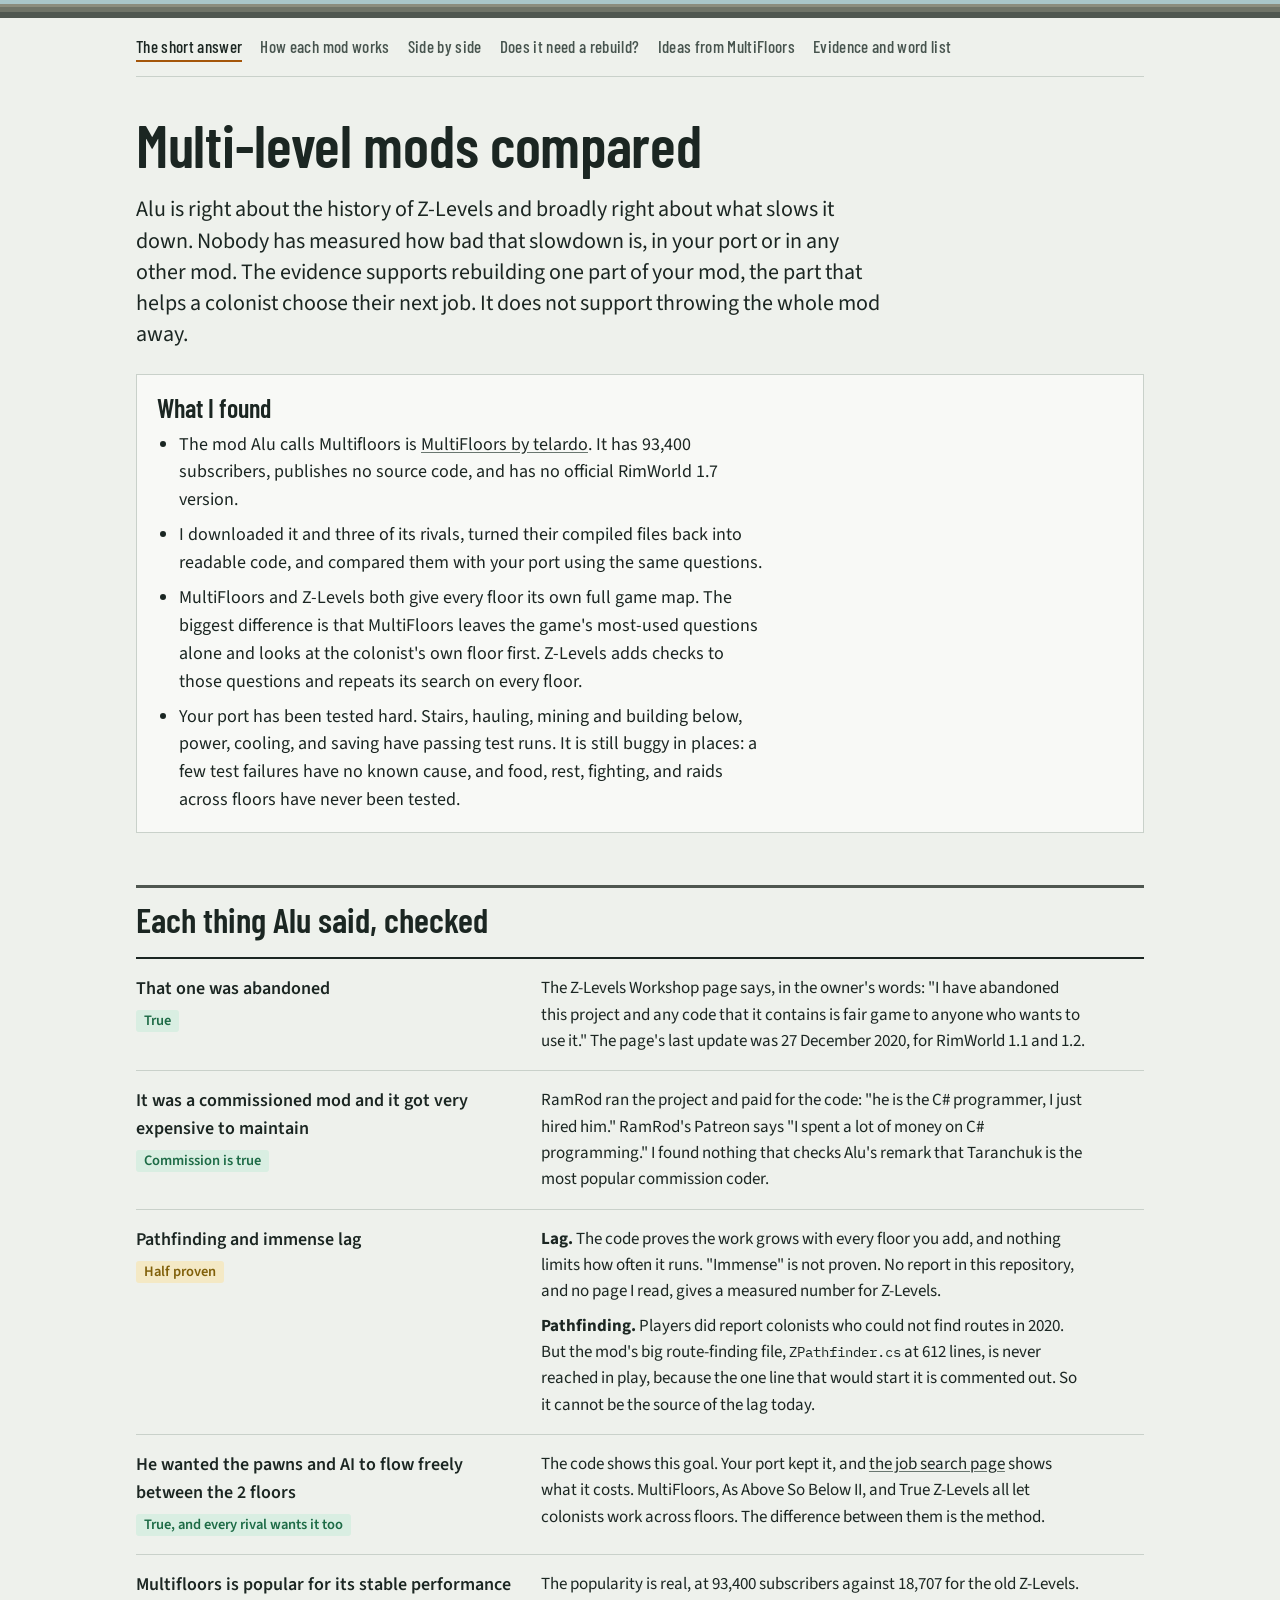
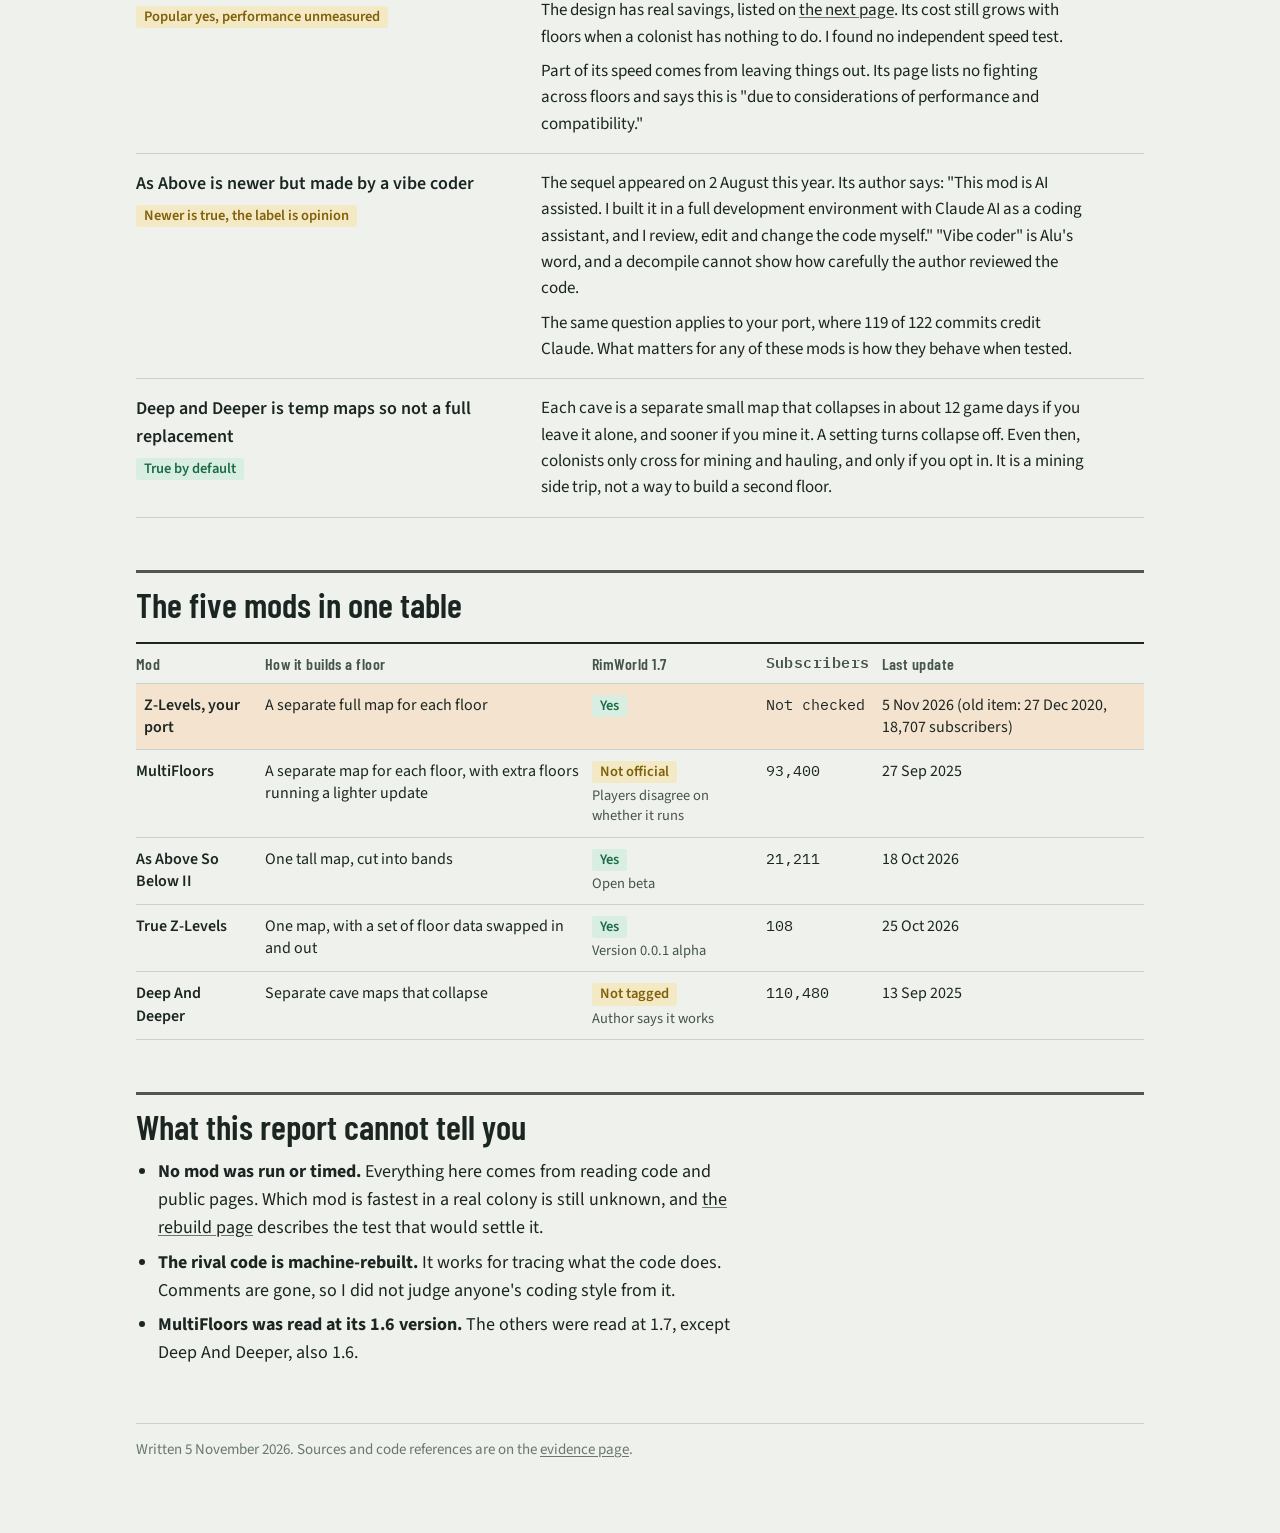
<file: docs/mod-comparison/index.html>
<!doctype html>
<html lang="en">
<head>
<meta charset="utf-8">
<meta name="viewport" content="width=device-width, initial-scale=1, viewport-fit=cover">
<title>Multi-level Mods Compared</title>
<link rel="preconnect" href="https://fonts.googleapis.com">
<link rel="stylesheet" href="https://fonts.googleapis.com/css2?family=Barlow+Condensed:wght@500;600&family=IBM+Plex+Mono:wght@400;500&family=Source+Sans+3:wght@400;600&display=swap">
<link rel="stylesheet" href="style.css">
</head>
<body>
<div class="strata" aria-hidden="true"><i></i><i></i><i></i><i></i></div>
<div class="wrap">
<nav class="top" aria-label="Report pages">
  <a href="index.html" aria-current="page">The short answer</a>
  <a href="how-they-work.html">How each mod works</a>
  <a href="side-by-side.html">Side by side</a>
  <a href="rebuild.html">Does it need a rebuild?</a>
  <a href="ideas.html">Ideas from MultiFloors</a>
  <a href="evidence.html">Evidence and word list</a>
</nav>

<h1>Multi-level mods compared</h1>
<p class="lede">Alu is right about the history of Z-Levels and broadly right about what slows it down. Nobody has measured how bad that slowdown is, in your port or in any other mod. The evidence supports rebuilding one part of your mod, the part that helps a colonist choose their next job. It does not support throwing the whole mod away.</p>

<div class="answer">
  <h2>What I found</h2>
  <ul>
    <li>The mod Alu calls Multifloors is <a href="https://steamcommunity.com/sharedfiles/filedetails/?id=3384660931">MultiFloors by telardo</a>. It has 93,400 subscribers, publishes no source code, and has no official RimWorld 1.7 version.</li>
    <li>I downloaded it and three of its rivals, turned their compiled files back into readable code, and compared them with your port using the same questions.</li>
    <li>MultiFloors and Z-Levels both give every floor its own full game map. The biggest difference is that MultiFloors leaves the game's most-used questions alone and looks at the colonist's own floor first. Z-Levels adds checks to those questions and repeats its search on every floor.</li>
    <li>Your port has been tested hard. Stairs, hauling, mining and building below, power, cooling, and saving have passing test runs. It is still buggy in places: a few test failures have no known cause, and food, rest, fighting, and raids across floors have never been tested.</li>
  </ul>
</div>

<h2>Each thing Alu said, checked</h2>
<div class="claims">

  <div class="claim">
    <div class="said"><q>That one was abandoned</q><br><span class="chip yes">True</span></div>
    <div><p>The Z-Levels Workshop page says, in the owner's words: "I have abandoned this project and any code that it contains is fair game to anyone who wants to use it." The page's last update was 27 December 2020, for RimWorld 1.1 and 1.2.</p></div>
  </div>

  <div class="claim">
    <div class="said"><q>It was a commissioned mod and it got very expensive to maintain</q><br><span class="chip yes">Commission is true</span></div>
    <div><p>RamRod ran the project and paid for the code: "he is the C# programmer, I just hired him." RamRod's Patreon says "I spent a lot of money on C# programming." I found nothing that checks Alu's remark that Taranchuk is the most popular commission coder.</p></div>
  </div>

  <div class="claim">
    <div class="said"><q>Pathfinding and immense lag</q><br><span class="chip part">Half proven</span></div>
    <div>
      <p><b>Lag.</b> The code proves the work grows with every floor you add, and nothing limits how often it runs. "Immense" is not proven. No report in this repository, and no page I read, gives a measured number for Z-Levels.</p>
      <p><b>Pathfinding.</b> Players did report colonists who could not find routes in 2020. But the mod's big route-finding file, <code>ZPathfinder.cs</code> at 612 lines, is never reached in play, because the one line that would start it is commented out. So it cannot be the source of the lag today.</p>
    </div>
  </div>

  <div class="claim">
    <div class="said"><q>He wanted the pawns and AI to flow freely between the 2 floors</q><br><span class="chip yes">True, and every rival wants it too</span></div>
    <div><p>The code shows this goal. Your port kept it, and <a href="how-they-work.html#job-search">the job search page</a> shows what it costs. MultiFloors, As Above So Below II, and True Z-Levels all let colonists work across floors. The difference between them is the method.</p></div>
  </div>

  <div class="claim">
    <div class="said"><q>Multifloors is popular for its stable performance</q><br><span class="chip part">Popular yes, performance unmeasured</span></div>
    <div>
      <p>The popularity is real, at 93,400 subscribers against 18,707 for the old Z-Levels. The design has real savings, listed on <a href="how-they-work.html">the next page</a>. Its cost still grows with floors when a colonist has nothing to do. I found no independent speed test.</p>
      <p>Part of its speed comes from leaving things out. Its page lists no fighting across floors and says this is "due to considerations of performance and compatibility."</p>
    </div>
  </div>

  <div class="claim">
    <div class="said"><q>As Above is newer but made by a vibe coder</q><br><span class="chip part">Newer is true, the label is opinion</span></div>
    <div>
      <p>The sequel appeared on 2 August this year. Its author says: "This mod is AI assisted. I built it in a full development environment with Claude AI as a coding assistant, and I review, edit and change the code myself." "Vibe coder" is Alu's word, and a decompile cannot show how carefully the author reviewed the code.</p>
      <p>The same question applies to your port, where 119 of 122 commits credit Claude. What matters for any of these mods is how they behave when tested.</p>
    </div>
  </div>

  <div class="claim">
    <div class="said"><q>Deep and Deeper is temp maps so not a full replacement</q><br><span class="chip yes">True by default</span></div>
    <div><p>Each cave is a separate small map that collapses in about 12 game days if you leave it alone, and sooner if you mine it. A setting turns collapse off. Even then, colonists only cross for mining and hauling, and only if you opt in. It is a mining side trip, not a way to build a second floor.</p></div>
  </div>

</div>

<h2>The five mods in one table</h2>
<div class="table-box"><table class="wide-table">
  <thead><tr><th>Mod</th><th>How it builds a floor</th><th>RimWorld 1.7</th><th class="num">Subscribers</th><th>Last update</th></tr></thead>
  <tbody>
    <tr class="you"><th>Z-Levels, your port</th><td>A separate full map for each floor</td><td><span class="chip yes">Yes</span></td><td class="num">Not checked</td><td>5 Nov 2026 (old item: 27 Dec 2020, 18,707 subscribers)</td></tr>
    <tr><th>MultiFloors</th><td>A separate map for each floor, with extra floors running a lighter update</td><td><span class="chip part">Not official</span><span class="cell-note">Players disagree on whether it runs</span></td><td class="num">93,400</td><td>27 Sep 2025</td></tr>
    <tr><th>As Above So Below II</th><td>One tall map, cut into bands</td><td><span class="chip yes">Yes</span><span class="cell-note">Open beta</span></td><td class="num">21,211</td><td>18 Oct 2026</td></tr>
    <tr><th>True Z-Levels</th><td>One map, with a set of floor data swapped in and out</td><td><span class="chip yes">Yes</span><span class="cell-note">Version 0.0.1 alpha</span></td><td class="num">108</td><td>25 Oct 2026</td></tr>
    <tr><th>Deep And Deeper</th><td>Separate cave maps that collapse</td><td><span class="chip part">Not tagged</span><span class="cell-note">Author says it works</span></td><td class="num">110,480</td><td>13 Sep 2025</td></tr>
  </tbody>
</table></div>

<h2>What this report cannot tell you</h2>
<ul>
  <li><b>No mod was run or timed.</b> Everything here comes from reading code and public pages. Which mod is fastest in a real colony is still unknown, and <a href="rebuild.html#test">the rebuild page</a> describes the test that would settle it.</li>
  <li><b>The rival code is machine-rebuilt.</b> It works for tracing what the code does. Comments are gone, so I did not judge anyone's coding style from it.</li>
  <li><b>MultiFloors was read at its 1.6 version.</b> The others were read at 1.7, except Deep And Deeper, also 1.6.</li>
</ul>

<footer>Written 5 November 2026. Sources and code references are on the <a href="evidence.html">evidence page</a>.</footer>
</div>
</body>
</html>
</file>
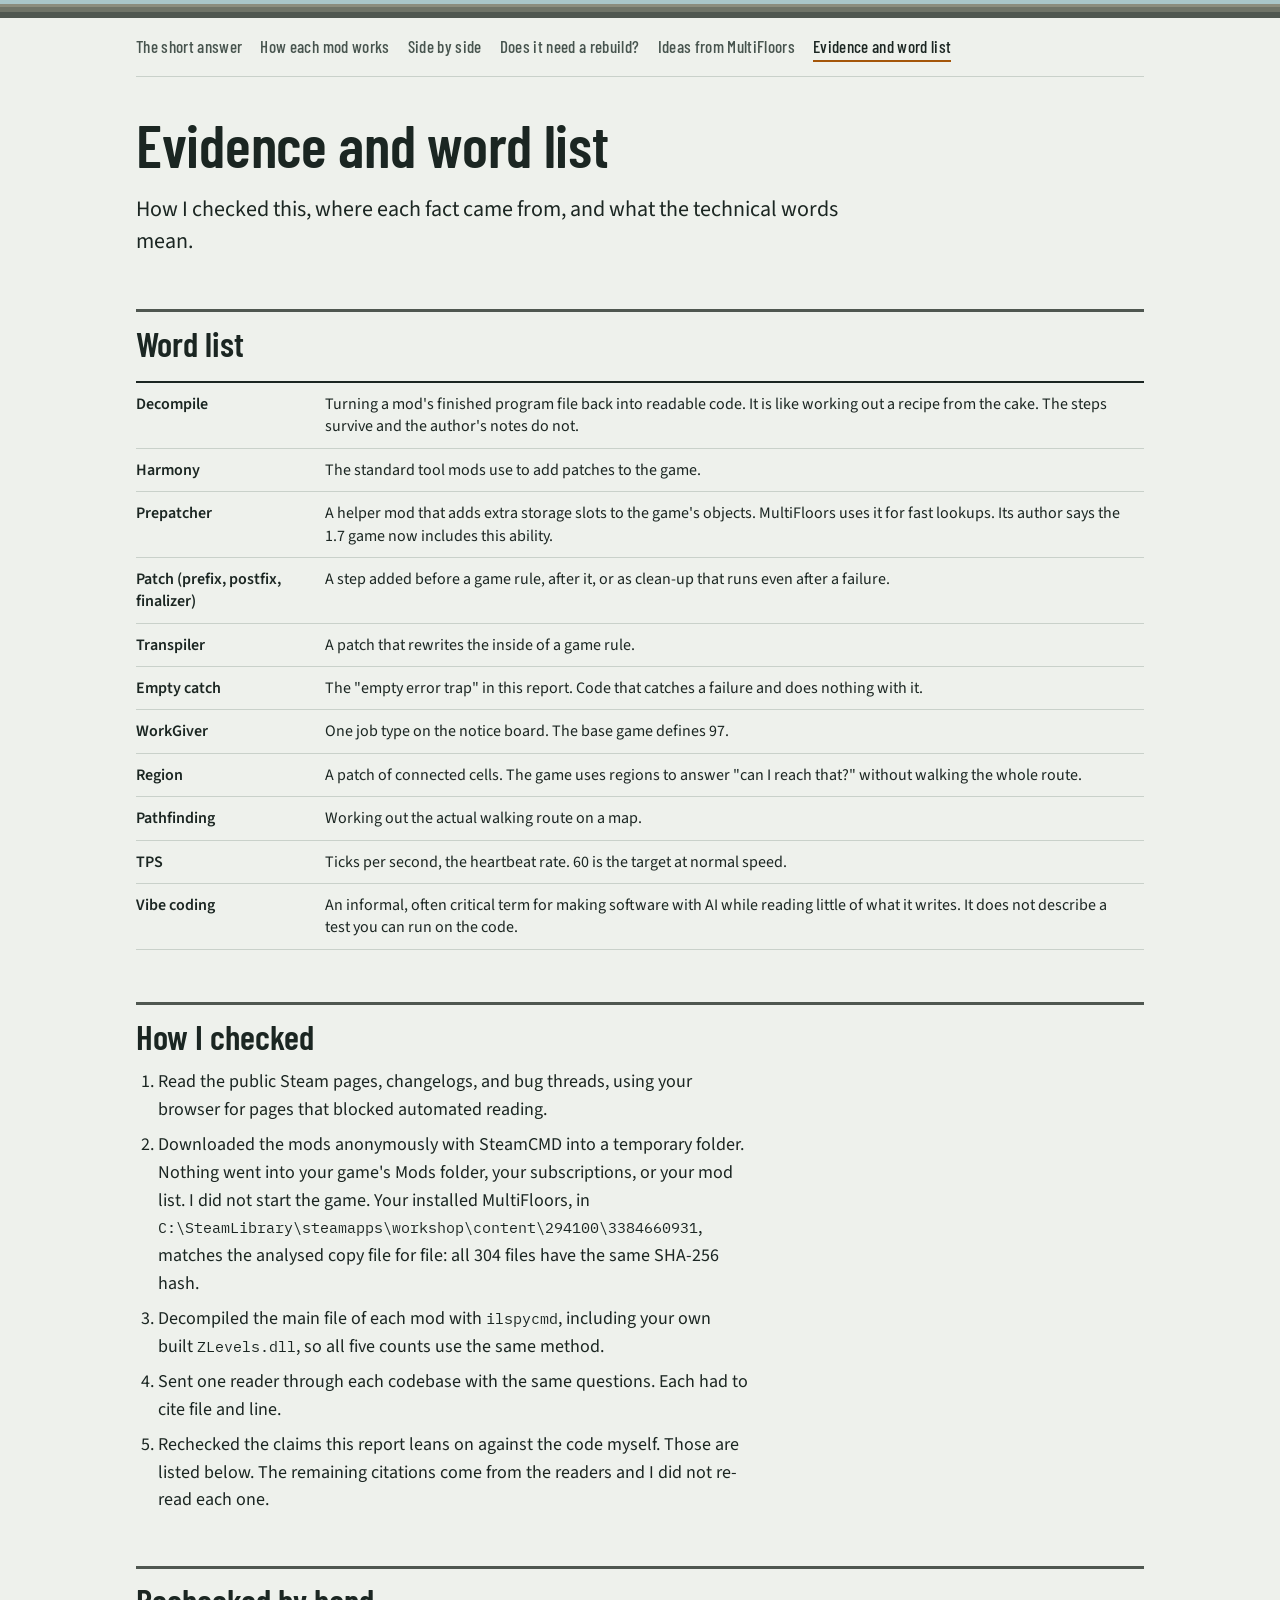
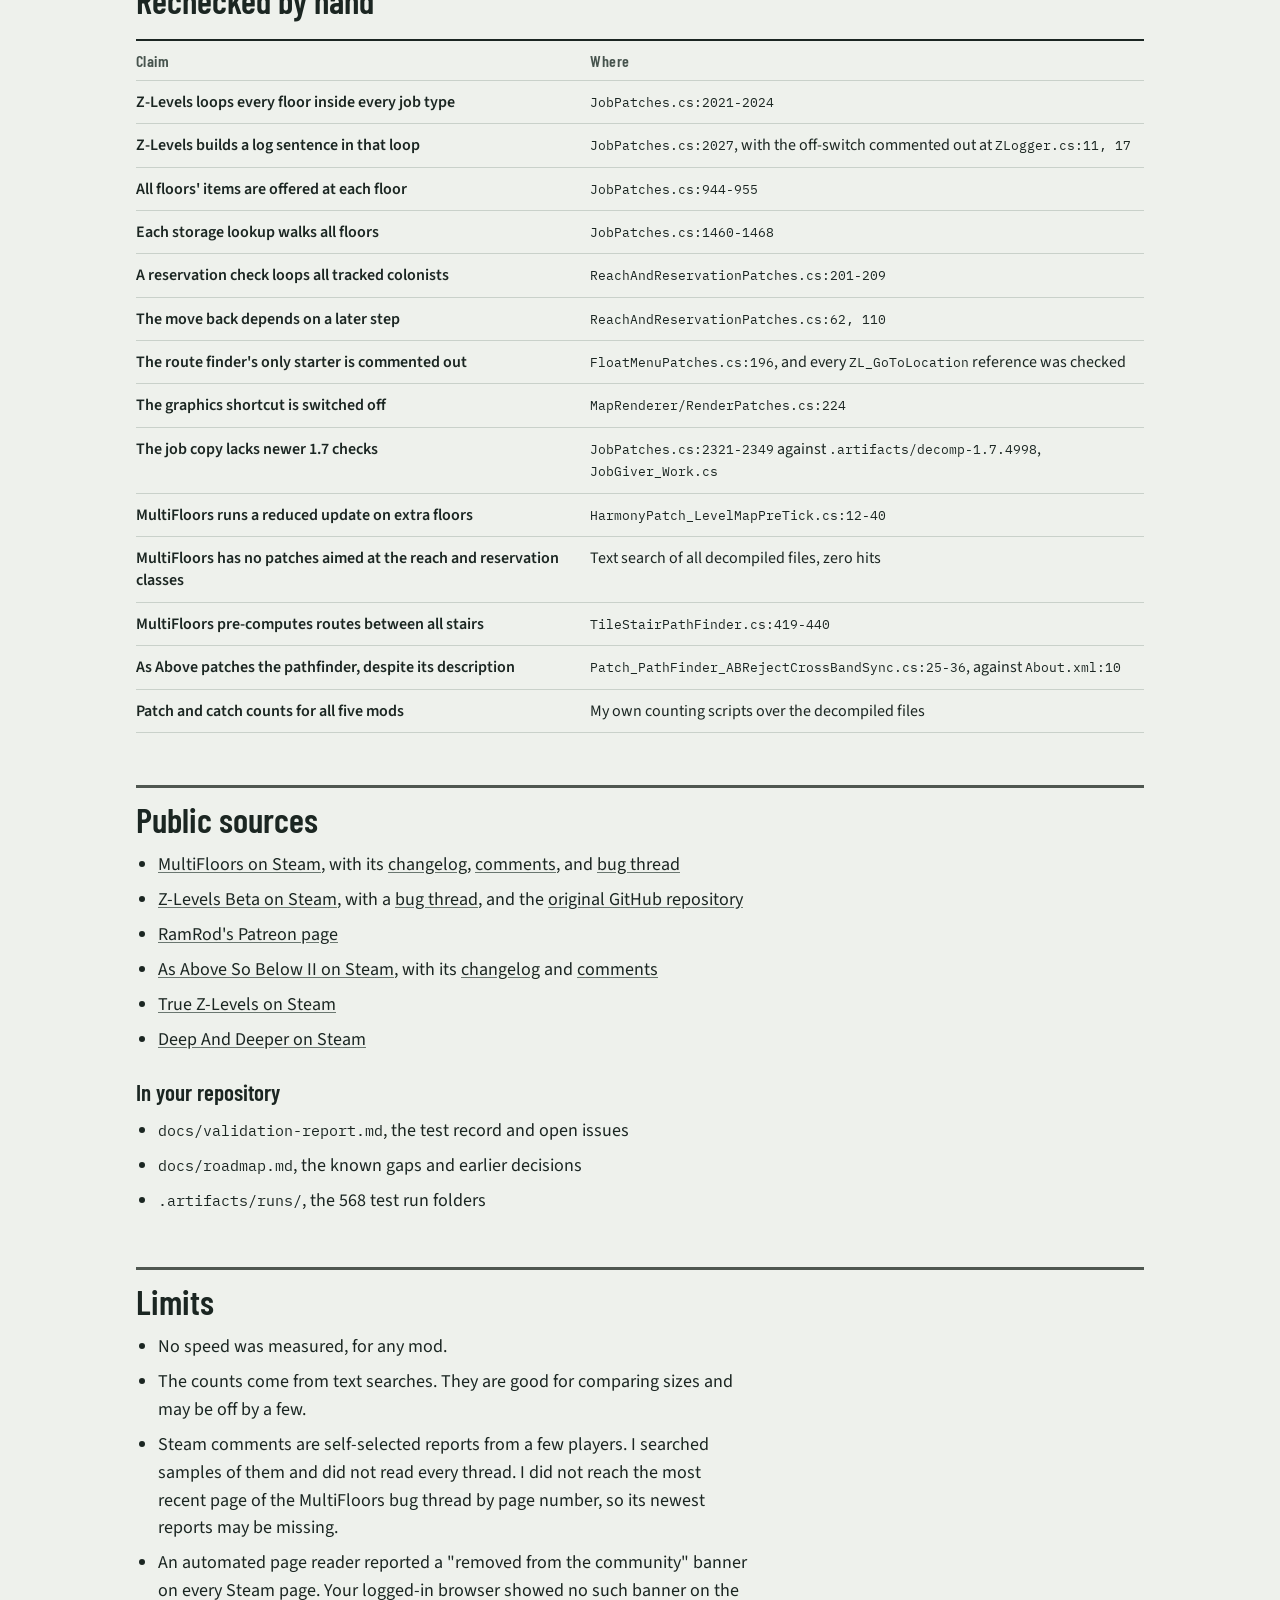
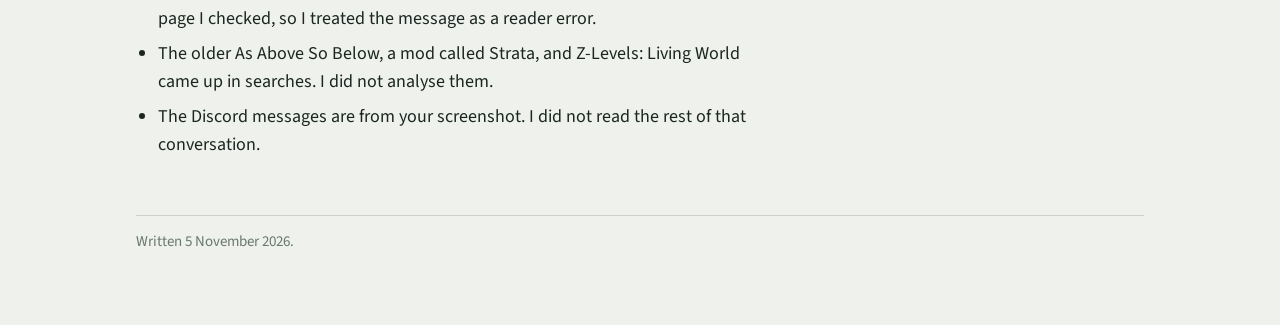
<file: docs/mod-comparison/evidence.html>
<!doctype html>
<html lang="en">
<head>
<meta charset="utf-8">
<meta name="viewport" content="width=device-width, initial-scale=1, viewport-fit=cover">
<title>Floor Mods Evidence</title>
<link rel="preconnect" href="https://fonts.googleapis.com">
<link rel="stylesheet" href="https://fonts.googleapis.com/css2?family=Barlow+Condensed:wght@500;600&family=IBM+Plex+Mono:wght@400;500&family=Source+Sans+3:wght@400;600&display=swap">
<link rel="stylesheet" href="style.css">
</head>
<body>
<div class="strata" aria-hidden="true"><i></i><i></i><i></i><i></i></div>
<div class="wrap">
<nav class="top" aria-label="Report pages">
  <a href="index.html">The short answer</a>
  <a href="how-they-work.html">How each mod works</a>
  <a href="side-by-side.html">Side by side</a>
  <a href="rebuild.html">Does it need a rebuild?</a>
  <a href="ideas.html">Ideas from MultiFloors</a>
  <a href="evidence.html" aria-current="page">Evidence and word list</a>
</nav>

<h1>Evidence and word list</h1>
<p class="lede">How I checked this, where each fact came from, and what the technical words mean.</p>

<h2>Word list</h2>
<div class="table-box"><table>
  <tbody>
    <tr><th>Decompile</th><td>Turning a mod's finished program file back into readable code. It is like working out a recipe from the cake. The steps survive and the author's notes do not.</td></tr>
    <tr><th>Harmony</th><td>The standard tool mods use to add patches to the game.</td></tr>
    <tr><th>Prepatcher</th><td>A helper mod that adds extra storage slots to the game's objects. MultiFloors uses it for fast lookups. Its author says the 1.7 game now includes this ability.</td></tr>
    <tr><th>Patch (prefix, postfix, finalizer)</th><td>A step added before a game rule, after it, or as clean-up that runs even after a failure.</td></tr>
    <tr><th>Transpiler</th><td>A patch that rewrites the inside of a game rule.</td></tr>
    <tr><th>Empty catch</th><td>The "empty error trap" in this report. Code that catches a failure and does nothing with it.</td></tr>
    <tr><th>WorkGiver</th><td>One job type on the notice board. The base game defines 97.</td></tr>
    <tr><th>Region</th><td>A patch of connected cells. The game uses regions to answer "can I reach that?" without walking the whole route.</td></tr>
    <tr><th>Pathfinding</th><td>Working out the actual walking route on a map.</td></tr>
    <tr><th>TPS</th><td>Ticks per second, the heartbeat rate. 60 is the target at normal speed.</td></tr>
    <tr><th>Vibe coding</th><td>An informal, often critical term for making software with AI while reading little of what it writes. It does not describe a test you can run on the code.</td></tr>
  </tbody>
</table></div>

<h2>How I checked</h2>
<ol>
  <li>Read the public Steam pages, changelogs, and bug threads, using your browser for pages that blocked automated reading.</li>
  <li>Downloaded the mods anonymously with SteamCMD into a temporary folder. Nothing went into your game's Mods folder, your subscriptions, or your mod list. I did not start the game. Your installed MultiFloors, in <code>C:\SteamLibrary\steamapps\workshop\content\294100\3384660931</code>, matches the analysed copy file for file: all 304 files have the same SHA-256 hash.</li>
  <li>Decompiled the main file of each mod with <code>ilspycmd</code>, including your own built <code>ZLevels.dll</code>, so all five counts use the same method.</li>
  <li>Sent one reader through each codebase with the same questions. Each had to cite file and line.</li>
  <li>Rechecked the claims this report leans on against the code myself. Those are listed below. The remaining citations come from the readers and I did not re-read each one.</li>
</ol>

<h2>Rechecked by hand</h2>
<div class="table-box"><table class="wide-table">
  <thead><tr><th>Claim</th><th>Where</th></tr></thead>
  <tbody>
    <tr><th>Z-Levels loops every floor inside every job type</th><td><code>JobPatches.cs:2021-2024</code></td></tr>
    <tr><th>Z-Levels builds a log sentence in that loop</th><td><code>JobPatches.cs:2027</code>, with the off-switch commented out at <code>ZLogger.cs:11, 17</code></td></tr>
    <tr><th>All floors' items are offered at each floor</th><td><code>JobPatches.cs:944-955</code></td></tr>
    <tr><th>Each storage lookup walks all floors</th><td><code>JobPatches.cs:1460-1468</code></td></tr>
    <tr><th>A reservation check loops all tracked colonists</th><td><code>ReachAndReservationPatches.cs:201-209</code></td></tr>
    <tr><th>The move back depends on a later step</th><td><code>ReachAndReservationPatches.cs:62, 110</code></td></tr>
    <tr><th>The route finder's only starter is commented out</th><td><code>FloatMenuPatches.cs:196</code>, and every <code>ZL_GoToLocation</code> reference was checked</td></tr>
    <tr><th>The graphics shortcut is switched off</th><td><code>MapRenderer/RenderPatches.cs:224</code></td></tr>
    <tr><th>The job copy lacks newer 1.7 checks</th><td><code>JobPatches.cs:2321-2349</code> against <code>.artifacts/decomp-1.7.4998</code>, <code>JobGiver_Work.cs</code></td></tr>
    <tr><th>MultiFloors runs a reduced update on extra floors</th><td><code>HarmonyPatch_LevelMapPreTick.cs:12-40</code></td></tr>
    <tr><th>MultiFloors has no patches aimed at the reach and reservation classes</th><td>Text search of all decompiled files, zero hits</td></tr>
    <tr><th>MultiFloors pre-computes routes between all stairs</th><td><code>TileStairPathFinder.cs:419-440</code></td></tr>
    <tr><th>As Above patches the pathfinder, despite its description</th><td><code>Patch_PathFinder_ABRejectCrossBandSync.cs:25-36</code>, against <code>About.xml:10</code></td></tr>
    <tr><th>Patch and catch counts for all five mods</th><td>My own counting scripts over the decompiled files</td></tr>
  </tbody>
</table></div>

<h2>Public sources</h2>
<ul>
  <li><a href="https://steamcommunity.com/sharedfiles/filedetails/?id=3384660931">MultiFloors on Steam</a>, with its <a href="https://steamcommunity.com/sharedfiles/filedetails/changelog/3384660931">changelog</a>, <a href="https://steamcommunity.com/sharedfiles/filedetails/comments/3384660931">comments</a>, and <a href="https://steamcommunity.com/workshop/filedetails/discussion/3384660931/600765159912283432">bug thread</a></li>
  <li><a href="https://steamcommunity.com/sharedfiles/filedetails/?id=2127428910">Z-Levels Beta on Steam</a>, with a <a href="https://steamcommunity.com/workshop/filedetails/discussion/2127428910/2447091420211229852">bug thread</a>, and the <a href="https://github.com/RamRod6198/Z-Levels">original GitHub repository</a></li>
  <li><a href="https://www.patreon.com/RamRodMods/about">RamRod's Patreon page</a></li>
  <li><a href="https://steamcommunity.com/sharedfiles/filedetails/?id=3776015553">As Above So Below II on Steam</a>, with its <a href="https://steamcommunity.com/sharedfiles/filedetails/changelog/3776015553">changelog</a> and <a href="https://steamcommunity.com/sharedfiles/filedetails/comments/3776015553">comments</a></li>
  <li><a href="https://steamcommunity.com/sharedfiles/filedetails/?id=3827217277">True Z-Levels on Steam</a></li>
  <li><a href="https://steamcommunity.com/sharedfiles/filedetails/?id=3509420021">Deep And Deeper on Steam</a></li>
</ul>
<h3>In your repository</h3>
<ul>
  <li><code>docs/validation-report.md</code>, the test record and open issues</li>
  <li><code>docs/roadmap.md</code>, the known gaps and earlier decisions</li>
  <li><code>.artifacts/runs/</code>, the 568 test run folders</li>
</ul>

<h2>Limits</h2>
<ul>
  <li>No speed was measured, for any mod.</li>
  <li>The counts come from text searches. They are good for comparing sizes and may be off by a few.</li>
  <li>Steam comments are self-selected reports from a few players. I searched samples of them and did not read every thread. I did not reach the most recent page of the MultiFloors bug thread by page number, so its newest reports may be missing.</li>
  <li>An automated page reader reported a "removed from the community" banner on every Steam page. Your logged-in browser showed no such banner on the page I checked, so I treated the message as a reader error.</li>
  <li>The older As Above So Below, a mod called Strata, and Z-Levels: Living World came up in searches. I did not analyse them.</li>
  <li>The Discord messages are from your screenshot. I did not read the rest of that conversation.</li>
</ul>

<footer>Written 5 November 2026.</footer>
</div>
</body>
</html>
</file>
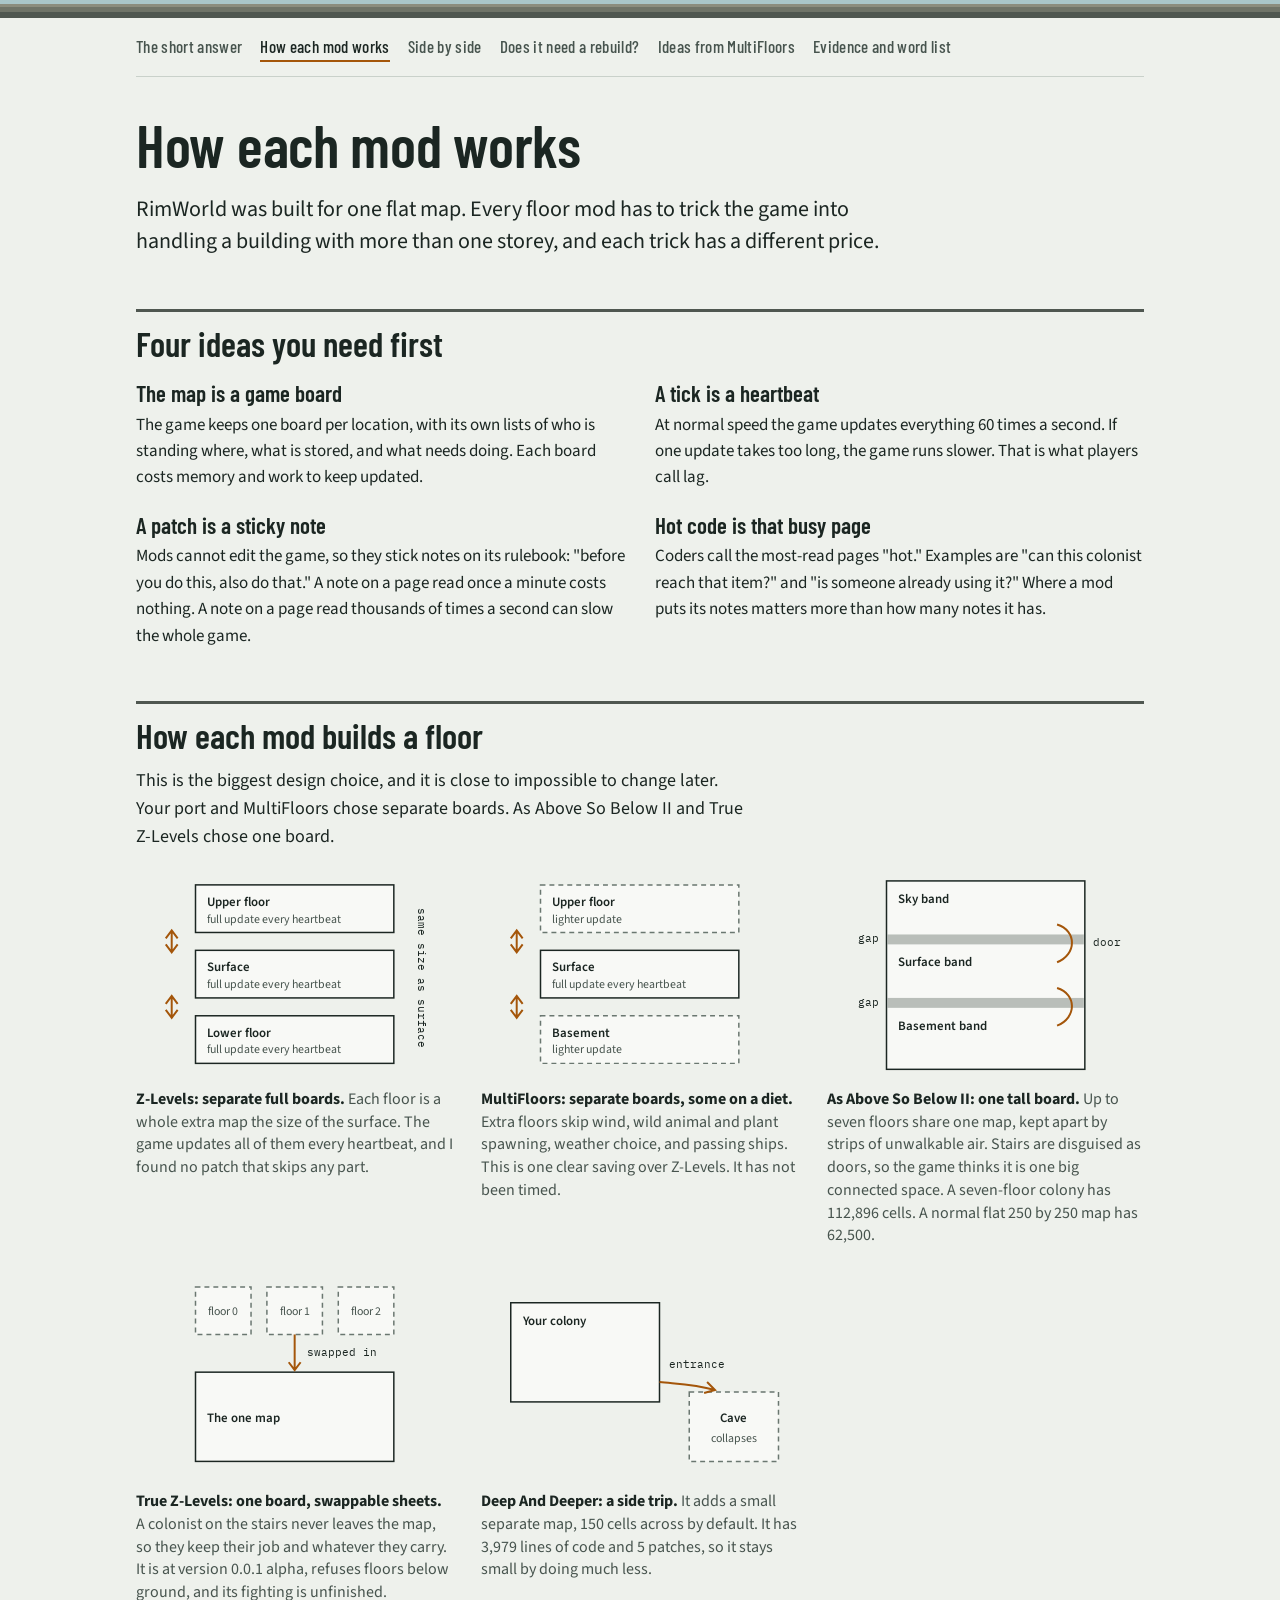
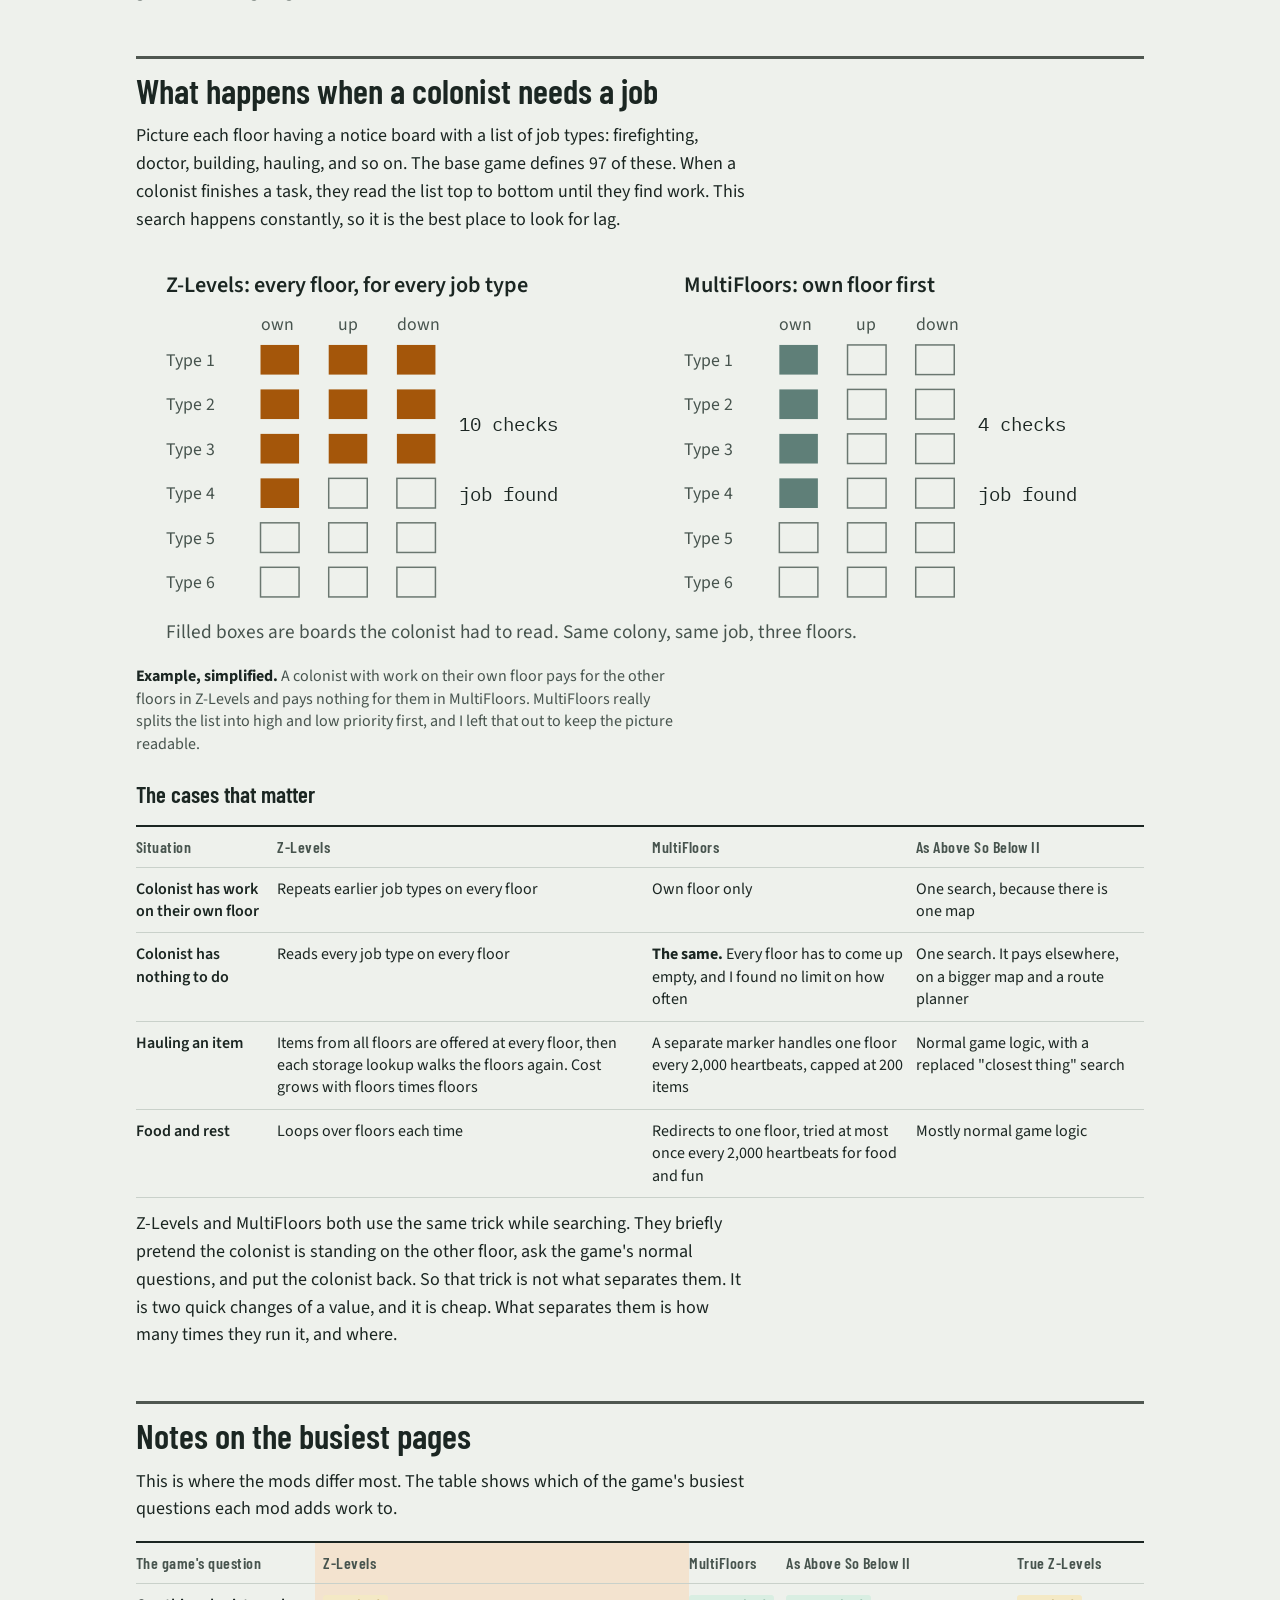
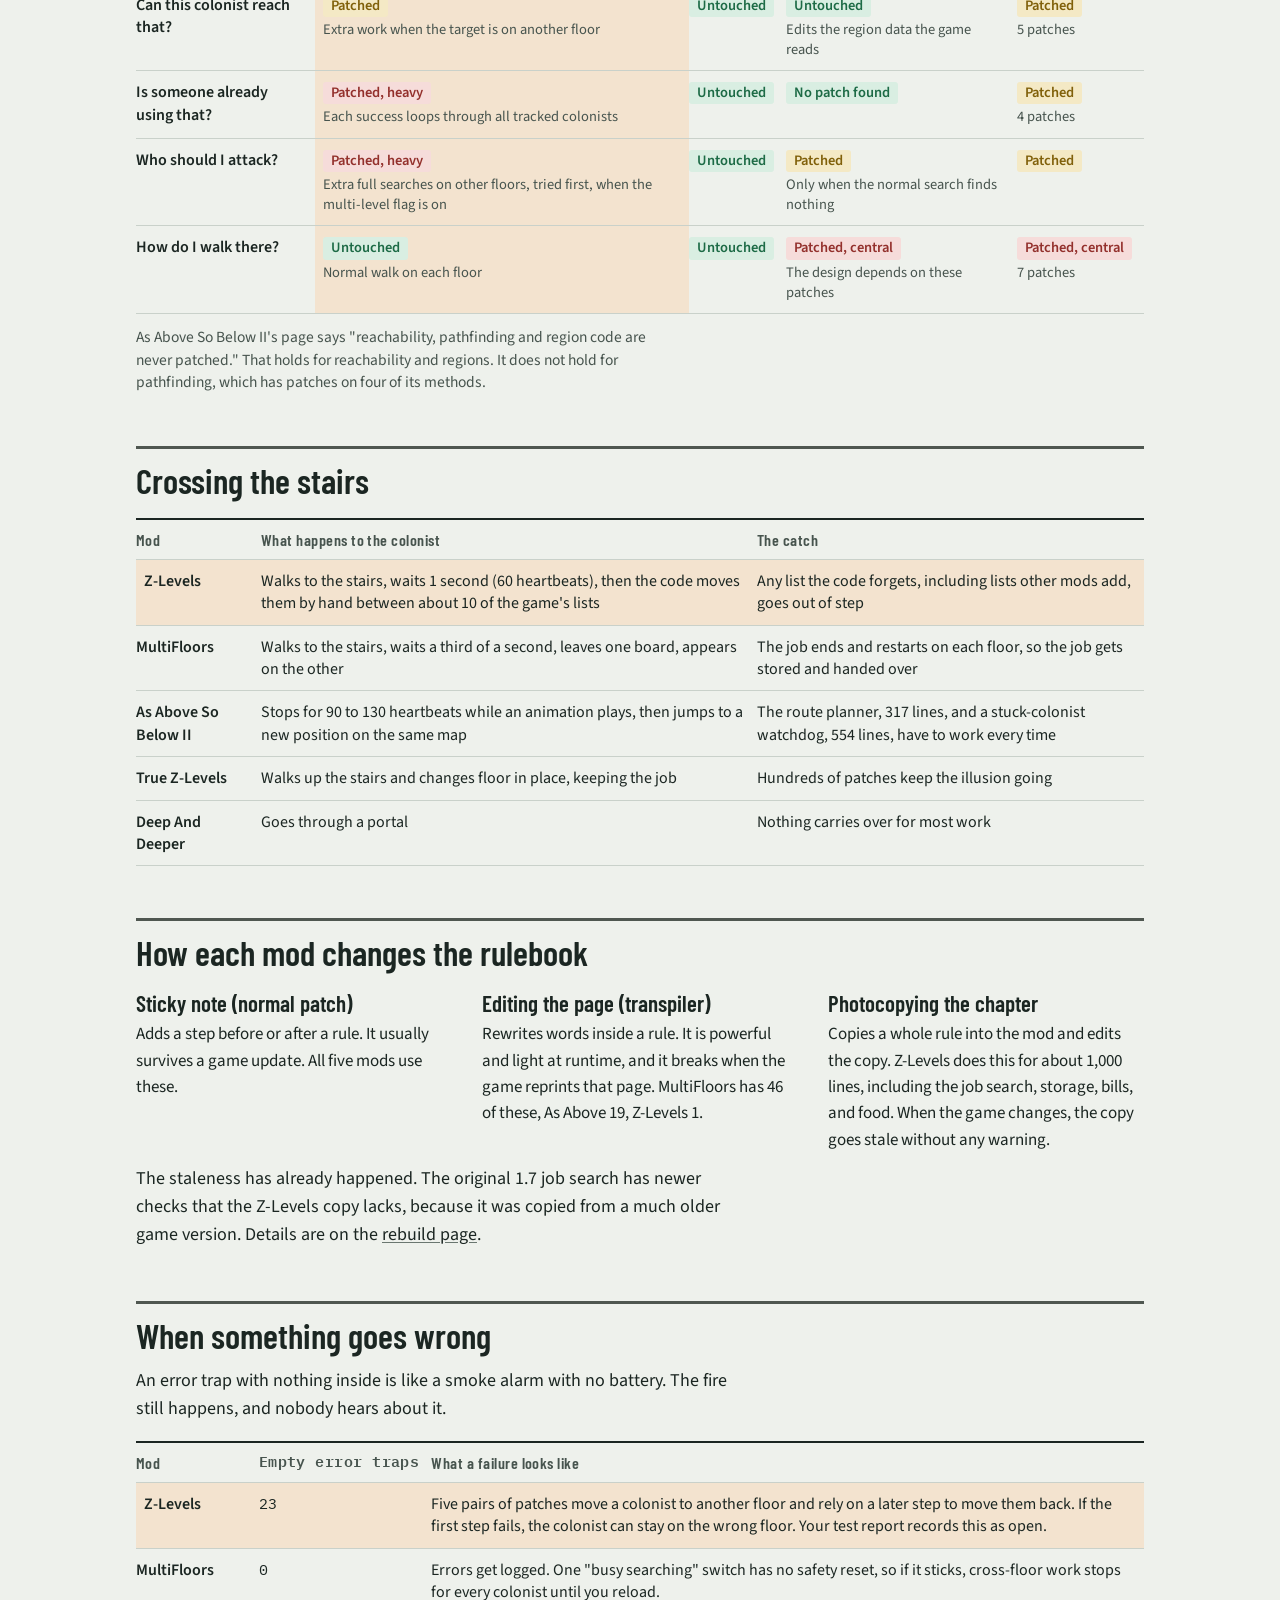
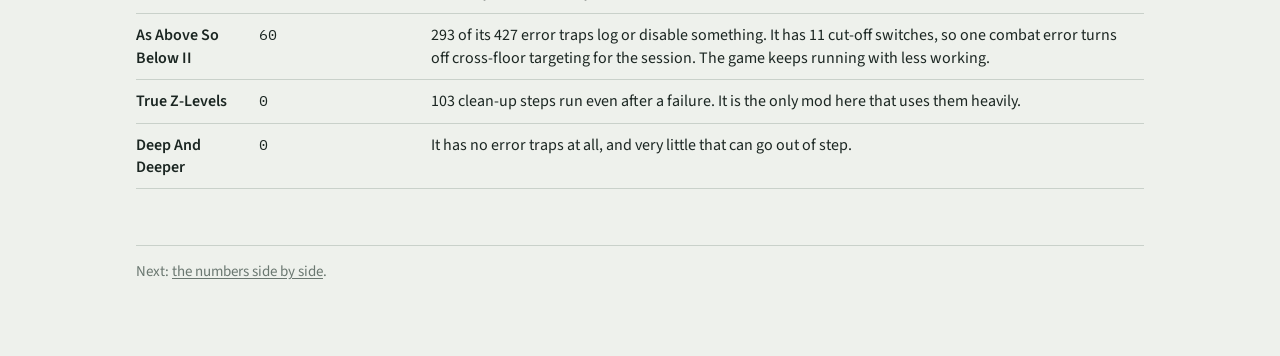
<file: docs/mod-comparison/how-they-work.html>
<!doctype html>
<html lang="en">
<head>
<meta charset="utf-8">
<meta name="viewport" content="width=device-width, initial-scale=1, viewport-fit=cover">
<title>How Floor Mods Work</title>
<link rel="preconnect" href="https://fonts.googleapis.com">
<link rel="stylesheet" href="https://fonts.googleapis.com/css2?family=Barlow+Condensed:wght@500;600&family=IBM+Plex+Mono:wght@400;500&family=Source+Sans+3:wght@400;600&display=swap">
<link rel="stylesheet" href="style.css">
</head>
<body>
<div class="strata" aria-hidden="true"><i></i><i></i><i></i><i></i></div>
<div class="wrap">
<nav class="top" aria-label="Report pages">
  <a href="index.html">The short answer</a>
  <a href="how-they-work.html" aria-current="page">How each mod works</a>
  <a href="side-by-side.html">Side by side</a>
  <a href="rebuild.html">Does it need a rebuild?</a>
  <a href="ideas.html">Ideas from MultiFloors</a>
  <a href="evidence.html">Evidence and word list</a>
</nav>

<h1>How each mod works</h1>
<p class="lede">RimWorld was built for one flat map. Every floor mod has to trick the game into handling a building with more than one storey, and each trick has a different price.</p>

<h2>Four ideas you need first</h2>
<div class="terms two">
  <div><h3>The map is a game board</h3><p>The game keeps one board per location, with its own lists of who is standing where, what is stored, and what needs doing. Each board costs memory and work to keep updated.</p></div>
  <div><h3>A tick is a heartbeat</h3><p>At normal speed the game updates everything 60 times a second. If one update takes too long, the game runs slower. That is what players call lag.</p></div>
  <div><h3>A patch is a sticky note</h3><p>Mods cannot edit the game, so they stick notes on its rulebook: "before you do this, also do that." A note on a page read once a minute costs nothing. A note on a page read thousands of times a second can slow the whole game.</p></div>
  <div><h3>Hot code is that busy page</h3><p>Coders call the most-read pages "hot." Examples are "can this colonist reach that item?" and "is someone already using it?" Where a mod puts its notes matters more than how many notes it has.</p></div>
</div>

<h2>How each mod builds a floor</h2>
<p>This is the biggest design choice, and it is close to impossible to change later. Your port and MultiFloors chose separate boards. As Above So Below II and True Z-Levels chose one board.</p>

<div class="panels">
  <figure>
    <svg viewBox="0 0 320 210" role="img" aria-label="Z-Levels has three separate full boards, each running every system, with colonists carried between them.">
      <rect class="s-board" x="60" y="14" width="200" height="48"/><text class="s-ink" x="72" y="35" font-size="13" font-weight="600">Upper floor</text><text class="s-muted" x="72" y="52" font-size="12">full update every heartbeat</text>
      <rect class="s-board" x="60" y="80" width="200" height="48"/><text class="s-ink" x="72" y="101" font-size="13" font-weight="600">Surface</text><text class="s-muted" x="72" y="118" font-size="12">full update every heartbeat</text>
      <rect class="s-board" x="60" y="146" width="200" height="48"/><text class="s-ink" x="72" y="167" font-size="13" font-weight="600">Lower floor</text><text class="s-muted" x="72" y="184" font-size="12">full update every heartbeat</text>
      <path class="s-accent-line" stroke-width="2" d="M36 60V82M36 126V148M30 68l6-8 6 8M30 74l6 8 6-8M30 134l6-8 6 8M30 140l6 8 6-8"/>
      <text class="s-mono" x="284" y="108" font-size="11" text-anchor="middle" transform="rotate(90 284 108)">same size as surface</text>
    </svg>
    <figcaption><b>Z-Levels: separate full boards.</b> Each floor is a whole extra map the size of the surface. The game updates all of them every heartbeat, and I found no patch that skips any part.</figcaption>
  </figure>

  <figure>
    <svg viewBox="0 0 320 210" role="img" aria-label="MultiFloors has separate boards too, but the upper and lower boards run a reduced update.">
      <rect class="s-board-faint" x="60" y="14" width="200" height="48"/><text class="s-ink" x="72" y="35" font-size="13" font-weight="600">Upper floor</text><text class="s-muted" x="72" y="52" font-size="12">lighter update</text>
      <rect class="s-board" x="60" y="80" width="200" height="48"/><text class="s-ink" x="72" y="101" font-size="13" font-weight="600">Surface</text><text class="s-muted" x="72" y="118" font-size="12">full update every heartbeat</text>
      <rect class="s-board-faint" x="60" y="146" width="200" height="48"/><text class="s-ink" x="72" y="167" font-size="13" font-weight="600">Basement</text><text class="s-muted" x="72" y="184" font-size="12">lighter update</text>
      <path class="s-accent-line" stroke-width="2" d="M36 60V82M36 126V148M30 68l6-8 6 8M30 74l6 8 6-8M30 134l6-8 6 8M30 140l6 8 6-8"/>
    </svg>
    <figcaption><b>MultiFloors: separate boards, some on a diet.</b> Extra floors skip wind, wild animal and plant spawning, weather choice, and passing ships. This is one clear saving over Z-Levels. It has not been timed.</figcaption>
  </figure>

  <figure>
    <svg viewBox="0 0 320 210" role="img" aria-label="As Above So Below II uses one tall board cut into bands separated by strips of open air, with stairs as linked doors.">
      <rect class="s-board" x="60" y="10" width="200" height="190"/>
      <text class="s-ink" x="72" y="32" font-size="13" font-weight="600">Sky band</text>
      <rect class="s-gap" x="61" y="64" width="198" height="10"/>
      <text class="s-ink" x="72" y="96" font-size="13" font-weight="600">Surface band</text>
      <rect class="s-gap" x="61" y="128" width="198" height="10"/>
      <text class="s-ink" x="72" y="160" font-size="13" font-weight="600">Basement band</text>
      <path class="s-accent-line" stroke-width="2" d="M232 54C252 60 252 84 232 92M232 118C252 124 252 148 232 156"/>
      <text class="s-mono" x="52" y="72" font-size="11" text-anchor="end">gap</text>
      <text class="s-mono" x="52" y="136" font-size="11" text-anchor="end">gap</text>
      <text class="s-mono" x="268" y="76" font-size="11">door</text>
    </svg>
    <figcaption><b>As Above So Below II: one tall board.</b> Up to seven floors share one map, kept apart by strips of unwalkable air. Stairs are disguised as doors, so the game thinks it is one big connected space. A seven-floor colony has 112,896 cells. A normal flat 250 by 250 map has 62,500.</figcaption>
  </figure>

  <figure>
    <svg viewBox="0 0 320 210" role="img" aria-label="True Z-Levels uses one board and swaps sets of floor data into it when needed.">
      <rect class="s-board" x="60" y="100" width="200" height="90"/>
      <text class="s-ink" x="72" y="150" font-size="13" font-weight="600">The one map</text>
      <rect class="s-board-faint" x="60" y="14" width="56" height="48"/><text class="s-muted" x="88" y="42" font-size="12" text-anchor="middle">floor 0</text>
      <rect class="s-board-faint" x="132" y="14" width="56" height="48"/><text class="s-muted" x="160" y="42" font-size="12" text-anchor="middle">floor 1</text>
      <rect class="s-board-faint" x="204" y="14" width="56" height="48"/><text class="s-muted" x="232" y="42" font-size="12" text-anchor="middle">floor 2</text>
      <path class="s-accent-line" stroke-width="2" d="M160 62V98M154 90l6 8 6-8"/>
      <text class="s-mono" x="172" y="84" font-size="11">swapped in</text>
    </svg>
    <figcaption><b>True Z-Levels: one board, swappable sheets.</b> A colonist on the stairs never leaves the map, so they keep their job and whatever they carry. It is at version 0.0.1 alpha, refuses floors below ground, and its fighting is unfinished.</figcaption>
  </figure>

  <figure>
    <svg viewBox="0 0 320 210" role="img" aria-label="Deep And Deeper adds a small cave map through a portal, and the cave collapses on a timer.">
      <rect class="s-board" x="30" y="30" width="150" height="100"/><text class="s-ink" x="42" y="52" font-size="13" font-weight="600">Your colony</text>
      <rect class="s-board-faint" x="210" y="120" width="90" height="70"/><text class="s-ink" x="255" y="150" font-size="13" font-weight="600" text-anchor="middle">Cave</text><text class="s-muted" x="255" y="170" font-size="12" text-anchor="middle">collapses</text>
      <path class="s-accent-line" stroke-width="2" d="M180 110C200 112 215 112 236 118M228 110l8 8-11 3"/>
      <text class="s-mono" x="190" y="96" font-size="11">entrance</text>
    </svg>
    <figcaption><b>Deep And Deeper: a side trip.</b> It adds a small separate map, 150 cells across by default. It has 3,979 lines of code and 5 patches, so it stays small by doing much less.</figcaption>
  </figure>
</div>

<h2 id="job-search">What happens when a colonist needs a job</h2>
<p>Picture each floor having a notice board with a list of job types: firefighting, doctor, building, hauling, and so on. The base game defines 97 of these. When a colonist finishes a task, they read the list top to bottom until they find work. This search happens constantly, so it is the best place to look for lag.</p>

<figure class="fig-scroll">
  <svg viewBox="0 0 680 270" role="img" aria-label="Example with six job types and three floors, where the job is on the fourth type on the colonist's own floor. Z-Levels checks ten boxes. MultiFloors checks four.">
    <text class="s-ink" x="20" y="24" font-size="15" font-weight="600">Z-Levels: every floor, for every job type</text>
    <text class="s-ink" x="370" y="24" font-size="15" font-weight="600">MultiFloors: own floor first</text>
    <g font-size="12">
      <text class="s-muted" x="84" y="50">own</text><text class="s-muted" x="136" y="50">up</text><text class="s-muted" x="176" y="50">down</text>
      <text class="s-muted" x="434" y="50">own</text><text class="s-muted" x="486" y="50">up</text><text class="s-muted" x="526" y="50">down</text>
      <text class="s-muted" x="20" y="74">Type 1</text><text class="s-muted" x="20" y="104">Type 2</text><text class="s-muted" x="20" y="134">Type 3</text><text class="s-muted" x="20" y="164">Type 4</text><text class="s-muted" x="20" y="194">Type 5</text><text class="s-muted" x="20" y="224">Type 6</text>
      <text class="s-muted" x="370" y="74">Type 1</text><text class="s-muted" x="370" y="104">Type 2</text><text class="s-muted" x="370" y="134">Type 3</text><text class="s-muted" x="370" y="164">Type 4</text><text class="s-muted" x="370" y="194">Type 5</text><text class="s-muted" x="370" y="224">Type 6</text>
    </g>
    <g class="s-accent">
      <rect x="84" y="60" width="26" height="20"/><rect x="130" y="60" width="26" height="20"/><rect x="176" y="60" width="26" height="20"/>
      <rect x="84" y="90" width="26" height="20"/><rect x="130" y="90" width="26" height="20"/><rect x="176" y="90" width="26" height="20"/>
      <rect x="84" y="120" width="26" height="20"/><rect x="130" y="120" width="26" height="20"/><rect x="176" y="120" width="26" height="20"/>
      <rect x="84" y="150" width="26" height="20"/>
    </g>
    <g class="s-empty">
      <rect x="130" y="150" width="26" height="20"/><rect x="176" y="150" width="26" height="20"/>
      <rect x="84" y="180" width="26" height="20"/><rect x="130" y="180" width="26" height="20"/><rect x="176" y="180" width="26" height="20"/>
      <rect x="84" y="210" width="26" height="20"/><rect x="130" y="210" width="26" height="20"/><rect x="176" y="210" width="26" height="20"/>
    </g>
    <g class="s-other">
      <rect x="434" y="60" width="26" height="20"/><rect x="434" y="90" width="26" height="20"/><rect x="434" y="120" width="26" height="20"/><rect x="434" y="150" width="26" height="20"/>
    </g>
    <g class="s-empty">
      <rect x="480" y="60" width="26" height="20"/><rect x="526" y="60" width="26" height="20"/>
      <rect x="480" y="90" width="26" height="20"/><rect x="526" y="90" width="26" height="20"/>
      <rect x="480" y="120" width="26" height="20"/><rect x="526" y="120" width="26" height="20"/>
      <rect x="480" y="150" width="26" height="20"/><rect x="526" y="150" width="26" height="20"/>
      <rect x="434" y="180" width="26" height="20"/><rect x="480" y="180" width="26" height="20"/><rect x="526" y="180" width="26" height="20"/>
      <rect x="434" y="210" width="26" height="20"/><rect x="480" y="210" width="26" height="20"/><rect x="526" y="210" width="26" height="20"/>
    </g>
    <text class="s-mono" x="218" y="165" font-size="13">job found</text>
    <text class="s-mono" x="218" y="118" font-size="13">10 checks</text>
    <text class="s-mono" x="568" y="165" font-size="13">job found</text>
    <text class="s-mono" x="568" y="118" font-size="13">4 checks</text>
    <text class="s-muted" x="20" y="258" font-size="13">Filled boxes are boards the colonist had to read. Same colony, same job, three floors.</text>
  </svg>
  <figcaption><b>Example, simplified.</b> A colonist with work on their own floor pays for the other floors in Z-Levels and pays nothing for them in MultiFloors. MultiFloors really splits the list into high and low priority first, and I left that out to keep the picture readable.</figcaption>
</figure>

<h3>The cases that matter</h3>
<div class="table-box"><table>
  <thead><tr><th>Situation</th><th>Z-Levels</th><th>MultiFloors</th><th>As Above So Below II</th></tr></thead>
  <tbody>
    <tr><th>Colonist has work on their own floor</th><td>Repeats earlier job types on every floor</td><td>Own floor only</td><td>One search, because there is one map</td></tr>
    <tr><th>Colonist has nothing to do</th><td>Reads every job type on every floor</td><td><b>The same.</b> Every floor has to come up empty, and I found no limit on how often</td><td>One search. It pays elsewhere, on a bigger map and a route planner</td></tr>
    <tr><th>Hauling an item</th><td>Items from all floors are offered at every floor, then each storage lookup walks the floors again. Cost grows with floors times floors</td><td>A separate marker handles one floor every 2,000 heartbeats, capped at 200 items</td><td>Normal game logic, with a replaced "closest thing" search</td></tr>
    <tr><th>Food and rest</th><td>Loops over floors each time</td><td>Redirects to one floor, tried at most once every 2,000 heartbeats for food and fun</td><td>Mostly normal game logic</td></tr>
  </tbody>
</table></div>
<p>Z-Levels and MultiFloors both use the same trick while searching. They briefly pretend the colonist is standing on the other floor, ask the game's normal questions, and put the colonist back. So that trick is not what separates them. It is two quick changes of a value, and it is cheap. What separates them is how many times they run it, and where.</p>

<h2>Notes on the busiest pages</h2>
<p>This is where the mods differ most. The table shows which of the game's busiest questions each mod adds work to.</p>
<div class="table-box"><table class="wide-table">
  <thead><tr><th>The game's question</th><th class="mine">Z-Levels</th><th>MultiFloors</th><th>As Above So Below II</th><th>True Z-Levels</th></tr></thead>
  <tbody>
    <tr><th>Can this colonist reach that?</th><td class="mine"><span class="chip part">Patched</span><span class="cell-note">Extra work when the target is on another floor</span></td><td><span class="chip yes">Untouched</span></td><td><span class="chip yes">Untouched</span><span class="cell-note">Edits the region data the game reads</span></td><td><span class="chip part">Patched</span><span class="cell-note">5 patches</span></td></tr>
    <tr><th>Is someone already using that?</th><td class="mine"><span class="chip no">Patched, heavy</span><span class="cell-note">Each success loops through all tracked colonists</span></td><td><span class="chip yes">Untouched</span></td><td><span class="chip yes">No patch found</span></td><td><span class="chip part">Patched</span><span class="cell-note">4 patches</span></td></tr>
    <tr><th>Who should I attack?</th><td class="mine"><span class="chip no">Patched, heavy</span><span class="cell-note">Extra full searches on other floors, tried first, when the multi-level flag is on</span></td><td><span class="chip yes">Untouched</span></td><td><span class="chip part">Patched</span><span class="cell-note">Only when the normal search finds nothing</span></td><td><span class="chip part">Patched</span></td></tr>
    <tr><th>How do I walk there?</th><td class="mine"><span class="chip yes">Untouched</span><span class="cell-note">Normal walk on each floor</span></td><td><span class="chip yes">Untouched</span></td><td><span class="chip no">Patched, central</span><span class="cell-note">The design depends on these patches</span></td><td><span class="chip no">Patched, central</span><span class="cell-note">7 patches</span></td></tr>
  </tbody>
</table></div>
<p class="small muted">As Above So Below II's page says "reachability, pathfinding and region code are never patched." That holds for reachability and regions. It does not hold for pathfinding, which has patches on four of its methods.</p>

<h2>Crossing the stairs</h2>
<div class="table-box"><table class="wide-table">
  <thead><tr><th>Mod</th><th>What happens to the colonist</th><th>The catch</th></tr></thead>
  <tbody>
    <tr class="you"><th>Z-Levels</th><td>Walks to the stairs, waits 1 second (60 heartbeats), then the code moves them by hand between about 10 of the game's lists</td><td>Any list the code forgets, including lists other mods add, goes out of step</td></tr>
    <tr><th>MultiFloors</th><td>Walks to the stairs, waits a third of a second, leaves one board, appears on the other</td><td>The job ends and restarts on each floor, so the job gets stored and handed over</td></tr>
    <tr><th>As Above So Below II</th><td>Stops for 90 to 130 heartbeats while an animation plays, then jumps to a new position on the same map</td><td>The route planner, 317 lines, and a stuck-colonist watchdog, 554 lines, have to work every time</td></tr>
    <tr><th>True Z-Levels</th><td>Walks up the stairs and changes floor in place, keeping the job</td><td>Hundreds of patches keep the illusion going</td></tr>
    <tr><th>Deep And Deeper</th><td>Goes through a portal</td><td>Nothing carries over for most work</td></tr>
  </tbody>
</table></div>

<h2>How each mod changes the rulebook</h2>
<div class="terms">
  <div><h3>Sticky note (normal patch)</h3><p>Adds a step before or after a rule. It usually survives a game update. All five mods use these.</p></div>
  <div><h3>Editing the page (transpiler)</h3><p>Rewrites words inside a rule. It is powerful and light at runtime, and it breaks when the game reprints that page. MultiFloors has 46 of these, As Above 19, Z-Levels 1.</p></div>
  <div><h3>Photocopying the chapter</h3><p>Copies a whole rule into the mod and edits the copy. Z-Levels does this for about 1,000 lines, including the job search, storage, bills, and food. When the game changes, the copy goes stale without any warning.</p></div>
</div>
<p>The staleness has already happened. The original 1.7 job search has newer checks that the Z-Levels copy lacks, because it was copied from a much older game version. Details are on the <a href="rebuild.html">rebuild page</a>.</p>

<h2>When something goes wrong</h2>
<p>An error trap with nothing inside is like a smoke alarm with no battery. The fire still happens, and nobody hears about it.</p>
<div class="table-box"><table class="wide-table">
  <thead><tr><th>Mod</th><th class="num">Empty error traps</th><th>What a failure looks like</th></tr></thead>
  <tbody>
    <tr class="you"><th>Z-Levels</th><td class="num">23</td><td>Five pairs of patches move a colonist to another floor and rely on a later step to move them back. If the first step fails, the colonist can stay on the wrong floor. Your test report records this as open.</td></tr>
    <tr><th>MultiFloors</th><td class="num">0</td><td>Errors get logged. One "busy searching" switch has no safety reset, so if it sticks, cross-floor work stops for every colonist until you reload.</td></tr>
    <tr><th>As Above So Below II</th><td class="num">60</td><td>293 of its 427 error traps log or disable something. It has 11 cut-off switches, so one combat error turns off cross-floor targeting for the session. The game keeps running with less working.</td></tr>
    <tr><th>True Z-Levels</th><td class="num">0</td><td>103 clean-up steps run even after a failure. It is the only mod here that uses them heavily.</td></tr>
    <tr><th>Deep And Deeper</th><td class="num">0</td><td>It has no error traps at all, and very little that can go out of step.</td></tr>
  </tbody>
</table></div>

<footer>Next: <a href="side-by-side.html">the numbers side by side</a>.</footer>
</div>
</body>
</html>
</file>
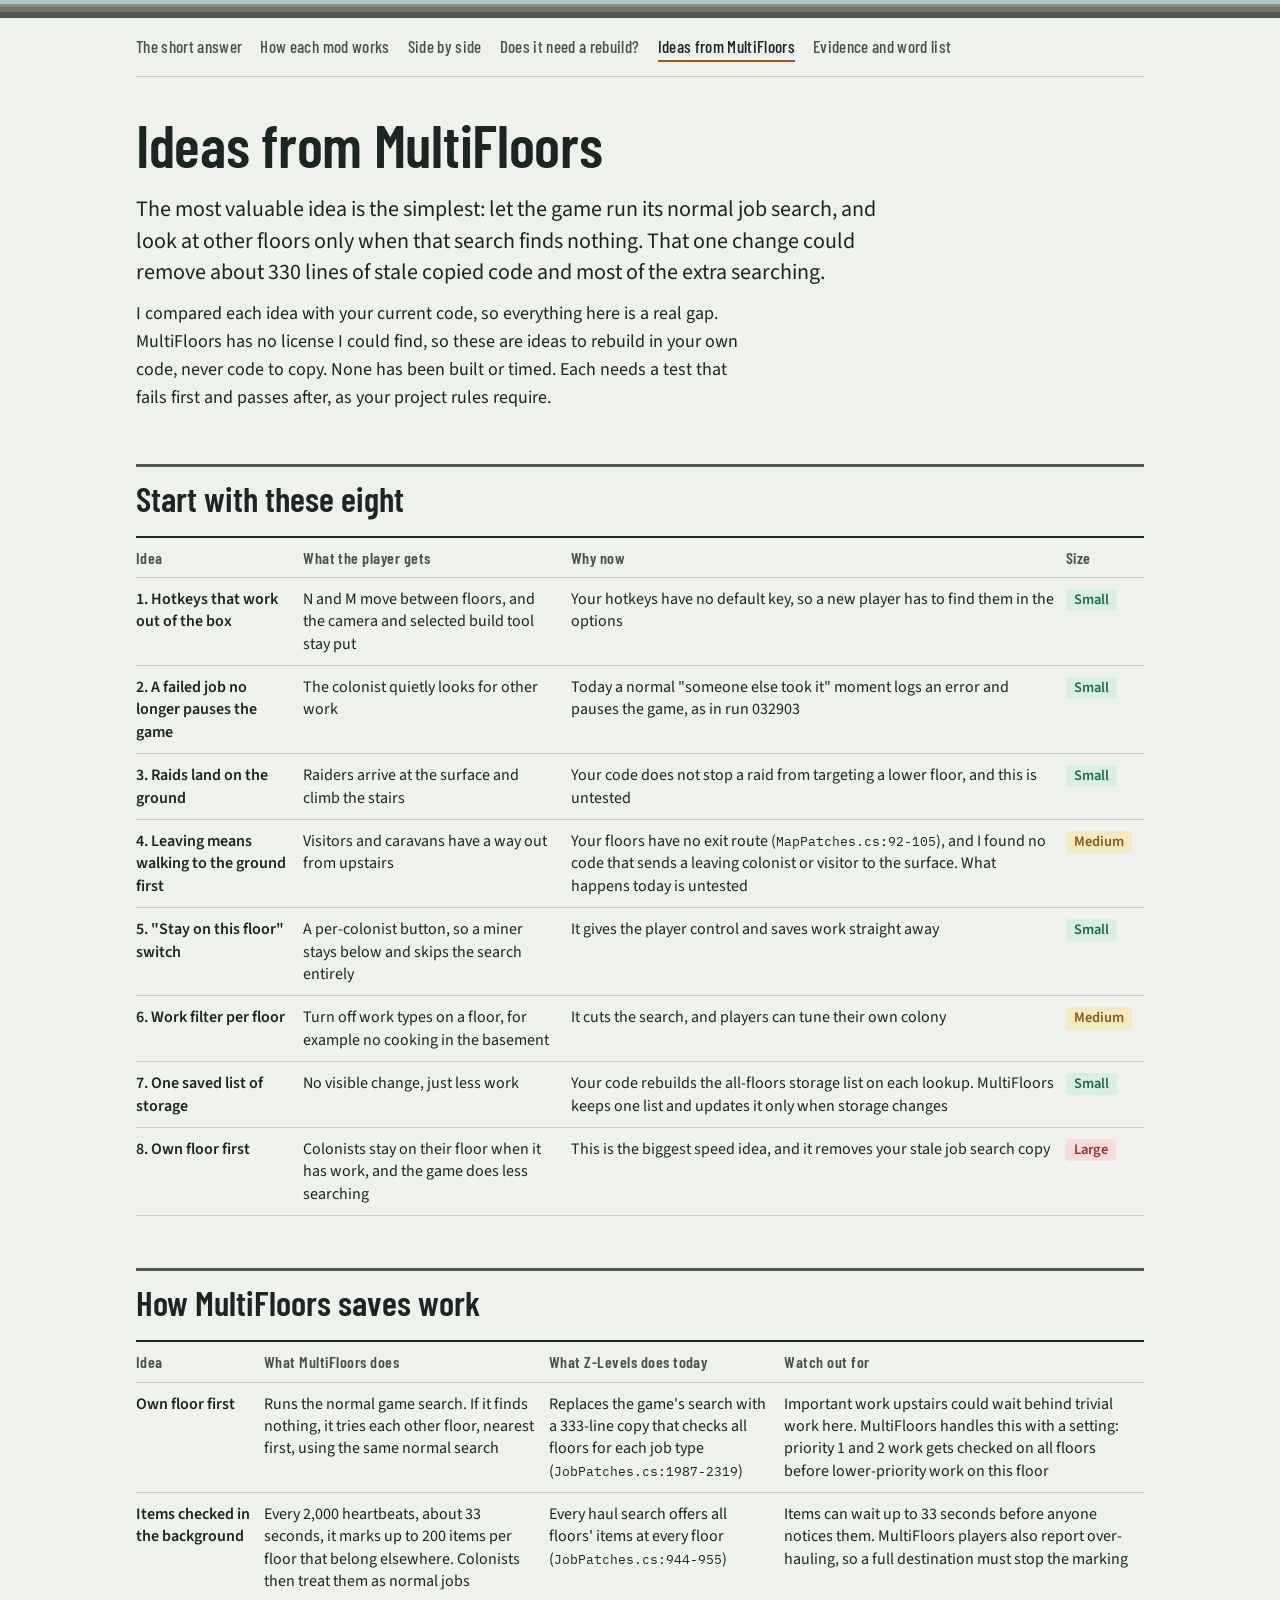
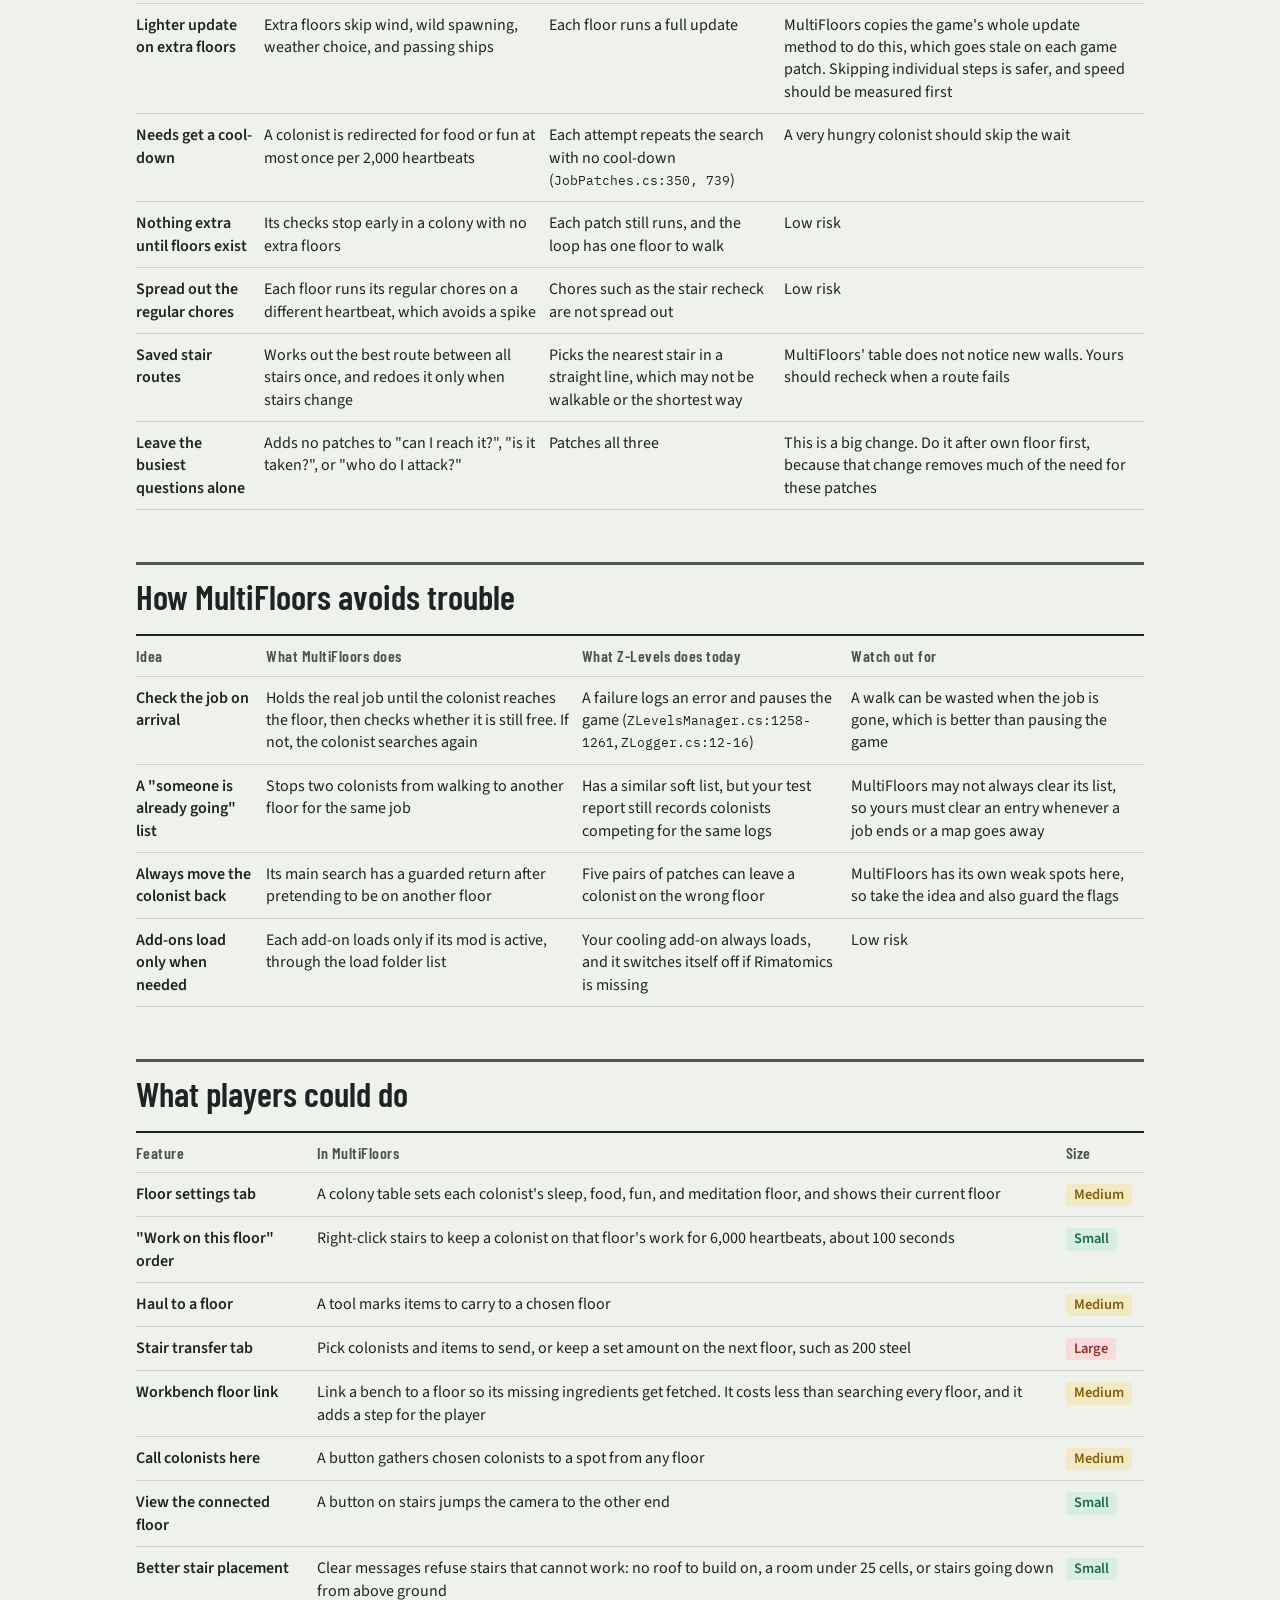
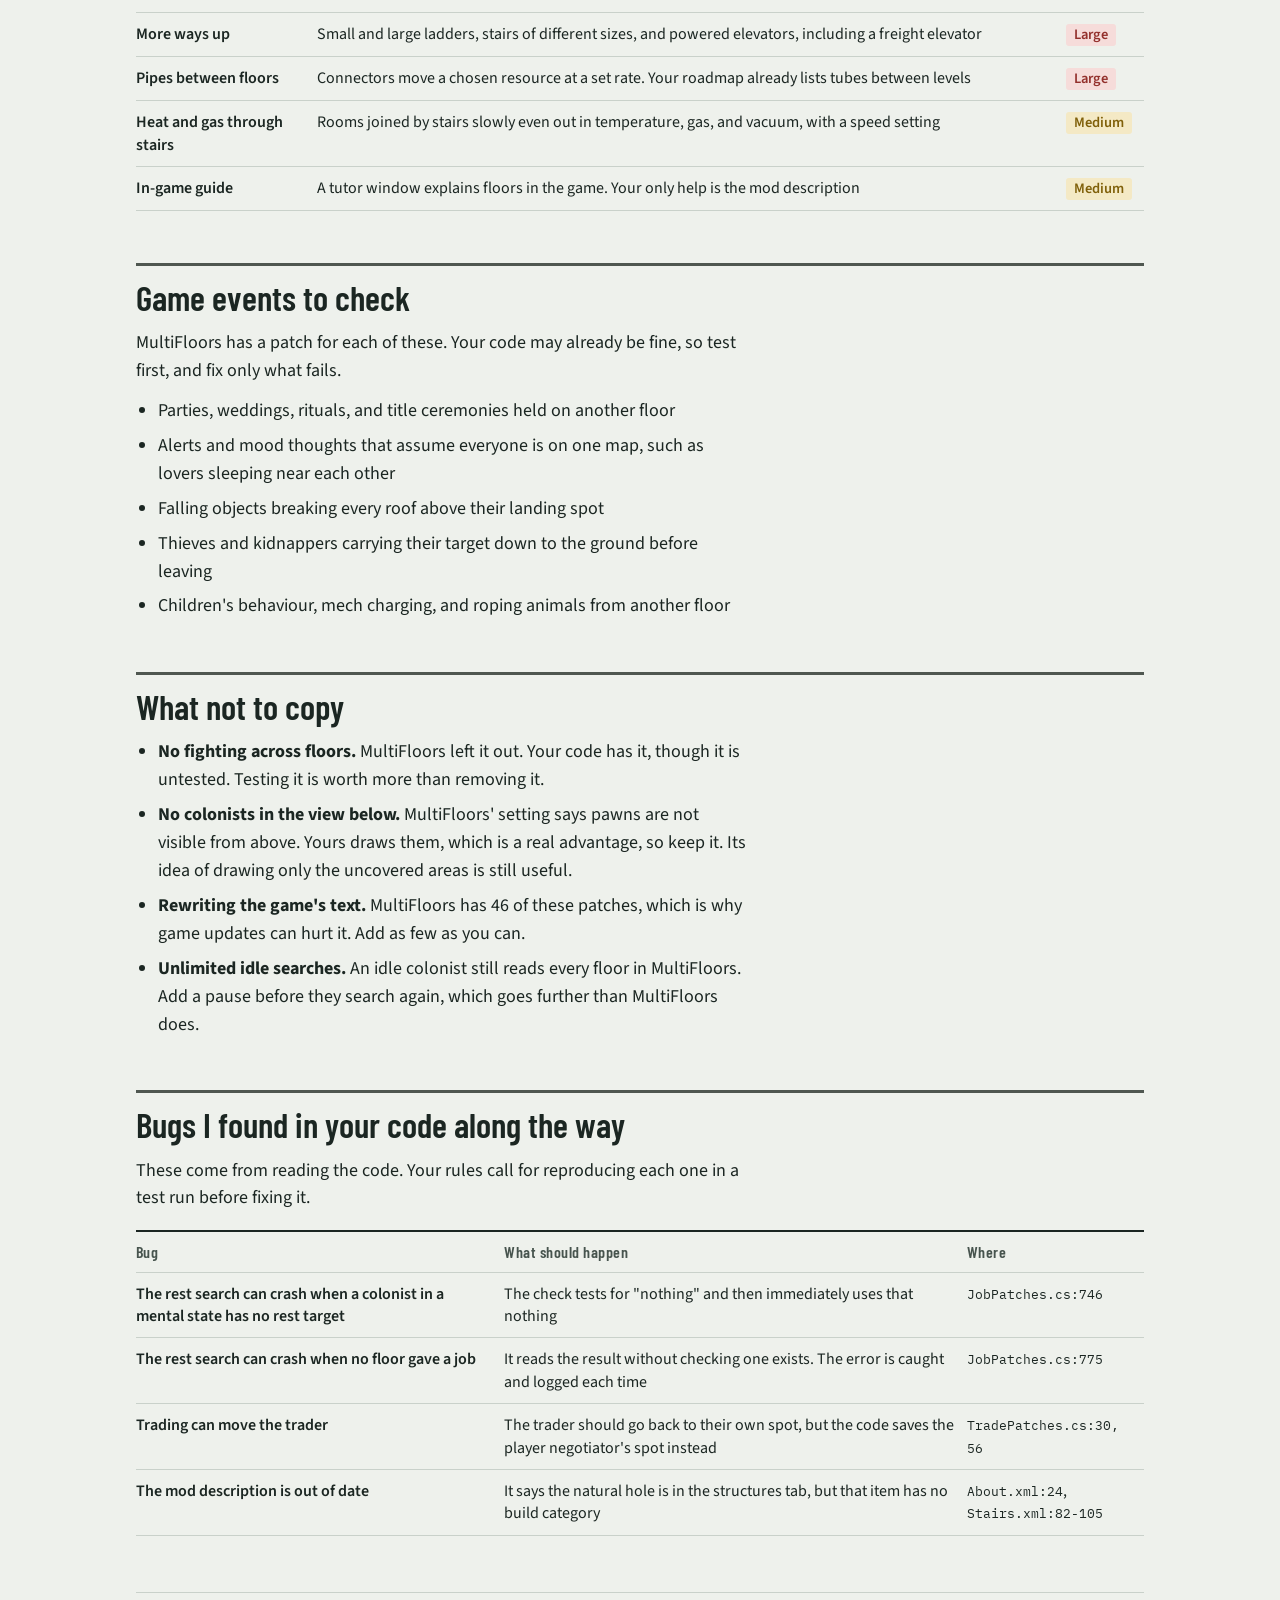
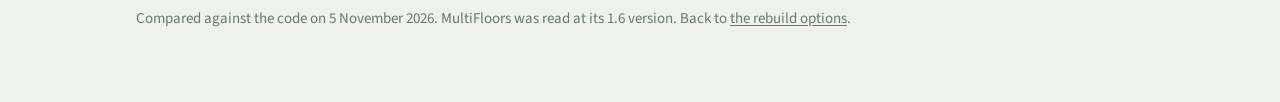
<file: docs/mod-comparison/ideas.html>
<!doctype html>
<html lang="en">
<head>
<meta charset="utf-8">
<meta name="viewport" content="width=device-width, initial-scale=1, viewport-fit=cover">
<title>Ideas From MultiFloors</title>
<link rel="preconnect" href="https://fonts.googleapis.com">
<link rel="stylesheet" href="https://fonts.googleapis.com/css2?family=Barlow+Condensed:wght@500;600&family=IBM+Plex+Mono:wght@400;500&family=Source+Sans+3:wght@400;600&display=swap">
<link rel="stylesheet" href="style.css">
</head>
<body>
<div class="strata" aria-hidden="true"><i></i><i></i><i></i><i></i></div>
<div class="wrap">
<nav class="top" aria-label="Report pages">
  <a href="index.html">The short answer</a>
  <a href="how-they-work.html">How each mod works</a>
  <a href="side-by-side.html">Side by side</a>
  <a href="rebuild.html">Does it need a rebuild?</a>
  <a href="ideas.html" aria-current="page">Ideas from MultiFloors</a>
  <a href="evidence.html">Evidence and word list</a>
</nav>

<h1>Ideas from MultiFloors</h1>
<p class="lede">The most valuable idea is the simplest: let the game run its normal job search, and look at other floors only when that search finds nothing. That one change could remove about 330 lines of stale copied code and most of the extra searching.</p>
<p>I compared each idea with your current code, so everything here is a real gap. MultiFloors has no license I could find, so these are ideas to rebuild in your own code, never code to copy. None has been built or timed. Each needs a test that fails first and passes after, as your project rules require.</p>

<h2>Start with these eight</h2>
<div class="table-box"><table class="wide-table">
  <thead><tr><th>Idea</th><th>What the player gets</th><th>Why now</th><th>Size</th></tr></thead>
  <tbody>
    <tr><th>1. Hotkeys that work out of the box</th><td>N and M move between floors, and the camera and selected build tool stay put</td><td>Your hotkeys have no default key, so a new player has to find them in the options</td><td><span class="chip yes">Small</span></td></tr>
    <tr><th>2. A failed job no longer pauses the game</th><td>The colonist quietly looks for other work</td><td>Today a normal "someone else took it" moment logs an error and pauses the game, as in run 032903</td><td><span class="chip yes">Small</span></td></tr>
    <tr><th>3. Raids land on the ground</th><td>Raiders arrive at the surface and climb the stairs</td><td>Your code does not stop a raid from targeting a lower floor, and this is untested</td><td><span class="chip yes">Small</span></td></tr>
    <tr><th>4. Leaving means walking to the ground first</th><td>Visitors and caravans have a way out from upstairs</td><td>Your floors have no exit route (<code>MapPatches.cs:92-105</code>), and I found no code that sends a leaving colonist or visitor to the surface. What happens today is untested</td><td><span class="chip part">Medium</span></td></tr>
    <tr><th>5. "Stay on this floor" switch</th><td>A per-colonist button, so a miner stays below and skips the search entirely</td><td>It gives the player control and saves work straight away</td><td><span class="chip yes">Small</span></td></tr>
    <tr><th>6. Work filter per floor</th><td>Turn off work types on a floor, for example no cooking in the basement</td><td>It cuts the search, and players can tune their own colony</td><td><span class="chip part">Medium</span></td></tr>
    <tr><th>7. One saved list of storage</th><td>No visible change, just less work</td><td>Your code rebuilds the all-floors storage list on each lookup. MultiFloors keeps one list and updates it only when storage changes</td><td><span class="chip yes">Small</span></td></tr>
    <tr><th>8. Own floor first</th><td>Colonists stay on their floor when it has work, and the game does less searching</td><td>This is the biggest speed idea, and it removes your stale job search copy</td><td><span class="chip no">Large</span></td></tr>
  </tbody>
</table></div>

<h2>How MultiFloors saves work</h2>
<div class="table-box"><table class="wide-table">
  <thead><tr><th>Idea</th><th>What MultiFloors does</th><th>What Z-Levels does today</th><th>Watch out for</th></tr></thead>
  <tbody>
    <tr><th>Own floor first</th><td>Runs the normal game search. If it finds nothing, it tries each other floor, nearest first, using the same normal search</td><td>Replaces the game's search with a 333-line copy that checks all floors for each job type (<code>JobPatches.cs:1987-2319</code>)</td><td>Important work upstairs could wait behind trivial work here. MultiFloors handles this with a setting: priority 1 and 2 work gets checked on all floors before lower-priority work on this floor</td></tr>
    <tr><th>Items checked in the background</th><td>Every 2,000 heartbeats, about 33 seconds, it marks up to 200 items per floor that belong elsewhere. Colonists then treat them as normal jobs</td><td>Every haul search offers all floors' items at every floor (<code>JobPatches.cs:944-955</code>)</td><td>Items can wait up to 33 seconds before anyone notices them. MultiFloors players also report over-hauling, so a full destination must stop the marking</td></tr>
    <tr><th>Lighter update on extra floors</th><td>Extra floors skip wind, wild spawning, weather choice, and passing ships</td><td>Each floor runs a full update</td><td>MultiFloors copies the game's whole update method to do this, which goes stale on each game patch. Skipping individual steps is safer, and speed should be measured first</td></tr>
    <tr><th>Needs get a cool-down</th><td>A colonist is redirected for food or fun at most once per 2,000 heartbeats</td><td>Each attempt repeats the search with no cool-down (<code>JobPatches.cs:350, 739</code>)</td><td>A very hungry colonist should skip the wait</td></tr>
    <tr><th>Nothing extra until floors exist</th><td>Its checks stop early in a colony with no extra floors</td><td>Each patch still runs, and the loop has one floor to walk</td><td>Low risk</td></tr>
    <tr><th>Spread out the regular chores</th><td>Each floor runs its regular chores on a different heartbeat, which avoids a spike</td><td>Chores such as the stair recheck are not spread out</td><td>Low risk</td></tr>
    <tr><th>Saved stair routes</th><td>Works out the best route between all stairs once, and redoes it only when stairs change</td><td>Picks the nearest stair in a straight line, which may not be walkable or the shortest way</td><td>MultiFloors' table does not notice new walls. Yours should recheck when a route fails</td></tr>
    <tr><th>Leave the busiest questions alone</th><td>Adds no patches to "can I reach it?", "is it taken?", or "who do I attack?"</td><td>Patches all three</td><td>This is a big change. Do it after own floor first, because that change removes much of the need for these patches</td></tr>
  </tbody>
</table></div>

<h2>How MultiFloors avoids trouble</h2>
<div class="table-box"><table class="wide-table">
  <thead><tr><th>Idea</th><th>What MultiFloors does</th><th>What Z-Levels does today</th><th>Watch out for</th></tr></thead>
  <tbody>
    <tr><th>Check the job on arrival</th><td>Holds the real job until the colonist reaches the floor, then checks whether it is still free. If not, the colonist searches again</td><td>A failure logs an error and pauses the game (<code>ZLevelsManager.cs:1258-1261</code>, <code>ZLogger.cs:12-16</code>)</td><td>A walk can be wasted when the job is gone, which is better than pausing the game</td></tr>
    <tr><th>A "someone is already going" list</th><td>Stops two colonists from walking to another floor for the same job</td><td>Has a similar soft list, but your test report still records colonists competing for the same logs</td><td>MultiFloors may not always clear its list, so yours must clear an entry whenever a job ends or a map goes away</td></tr>
    <tr><th>Always move the colonist back</th><td>Its main search has a guarded return after pretending to be on another floor</td><td>Five pairs of patches can leave a colonist on the wrong floor</td><td>MultiFloors has its own weak spots here, so take the idea and also guard the flags</td></tr>
    <tr><th>Add-ons load only when needed</th><td>Each add-on loads only if its mod is active, through the load folder list</td><td>Your cooling add-on always loads, and it switches itself off if Rimatomics is missing</td><td>Low risk</td></tr>
  </tbody>
</table></div>

<h2>What players could do</h2>
<div class="table-box"><table class="wide-table">
  <thead><tr><th>Feature</th><th>In MultiFloors</th><th>Size</th></tr></thead>
  <tbody>
    <tr><th>Floor settings tab</th><td>A colony table sets each colonist's sleep, food, fun, and meditation floor, and shows their current floor</td><td><span class="chip part">Medium</span></td></tr>
    <tr><th>"Work on this floor" order</th><td>Right-click stairs to keep a colonist on that floor's work for 6,000 heartbeats, about 100 seconds</td><td><span class="chip yes">Small</span></td></tr>
    <tr><th>Haul to a floor</th><td>A tool marks items to carry to a chosen floor</td><td><span class="chip part">Medium</span></td></tr>
    <tr><th>Stair transfer tab</th><td>Pick colonists and items to send, or keep a set amount on the next floor, such as 200 steel</td><td><span class="chip no">Large</span></td></tr>
    <tr><th>Workbench floor link</th><td>Link a bench to a floor so its missing ingredients get fetched. It costs less than searching every floor, and it adds a step for the player</td><td><span class="chip part">Medium</span></td></tr>
    <tr><th>Call colonists here</th><td>A button gathers chosen colonists to a spot from any floor</td><td><span class="chip part">Medium</span></td></tr>
    <tr><th>View the connected floor</th><td>A button on stairs jumps the camera to the other end</td><td><span class="chip yes">Small</span></td></tr>
    <tr><th>Better stair placement</th><td>Clear messages refuse stairs that cannot work: no roof to build on, a room under 25 cells, or stairs going down from above ground</td><td><span class="chip yes">Small</span></td></tr>
    <tr><th>More ways up</th><td>Small and large ladders, stairs of different sizes, and powered elevators, including a freight elevator</td><td><span class="chip no">Large</span></td></tr>
    <tr><th>Pipes between floors</th><td>Connectors move a chosen resource at a set rate. Your roadmap already lists tubes between levels</td><td><span class="chip no">Large</span></td></tr>
    <tr><th>Heat and gas through stairs</th><td>Rooms joined by stairs slowly even out in temperature, gas, and vacuum, with a speed setting</td><td><span class="chip part">Medium</span></td></tr>
    <tr><th>In-game guide</th><td>A tutor window explains floors in the game. Your only help is the mod description</td><td><span class="chip part">Medium</span></td></tr>
  </tbody>
</table></div>

<h2>Game events to check</h2>
<p>MultiFloors has a patch for each of these. Your code may already be fine, so test first, and fix only what fails.</p>
<ul>
  <li>Parties, weddings, rituals, and title ceremonies held on another floor</li>
  <li>Alerts and mood thoughts that assume everyone is on one map, such as lovers sleeping near each other</li>
  <li>Falling objects breaking every roof above their landing spot</li>
  <li>Thieves and kidnappers carrying their target down to the ground before leaving</li>
  <li>Children's behaviour, mech charging, and roping animals from another floor</li>
</ul>

<h2>What not to copy</h2>
<ul>
  <li><b>No fighting across floors.</b> MultiFloors left it out. Your code has it, though it is untested. Testing it is worth more than removing it.</li>
  <li><b>No colonists in the view below.</b> MultiFloors' setting says pawns are not visible from above. Yours draws them, which is a real advantage, so keep it. Its idea of drawing only the uncovered areas is still useful.</li>
  <li><b>Rewriting the game's text.</b> MultiFloors has 46 of these patches, which is why game updates can hurt it. Add as few as you can.</li>
  <li><b>Unlimited idle searches.</b> An idle colonist still reads every floor in MultiFloors. Add a pause before they search again, which goes further than MultiFloors does.</li>
</ul>

<h2>Bugs I found in your code along the way</h2>
<p>These come from reading the code. Your rules call for reproducing each one in a test run before fixing it.</p>
<div class="table-box"><table class="wide-table">
  <thead><tr><th>Bug</th><th>What should happen</th><th>Where</th></tr></thead>
  <tbody>
    <tr><th>The rest search can crash when a colonist in a mental state has no rest target</th><td>The check tests for "nothing" and then immediately uses that nothing</td><td><code>JobPatches.cs:746</code></td></tr>
    <tr><th>The rest search can crash when no floor gave a job</th><td>It reads the result without checking one exists. The error is caught and logged each time</td><td><code>JobPatches.cs:775</code></td></tr>
    <tr><th>Trading can move the trader</th><td>The trader should go back to their own spot, but the code saves the player negotiator's spot instead</td><td><code>TradePatches.cs:30, 56</code></td></tr>
    <tr><th>The mod description is out of date</th><td>It says the natural hole is in the structures tab, but that item has no build category</td><td><code>About.xml:24</code>, <code>Stairs.xml:82-105</code></td></tr>
  </tbody>
</table></div>

<footer>Compared against the code on 5 November 2026. MultiFloors was read at its 1.6 version. Back to <a href="rebuild.html">the rebuild options</a>.</footer>
</div>
</body>
</html>
</file>
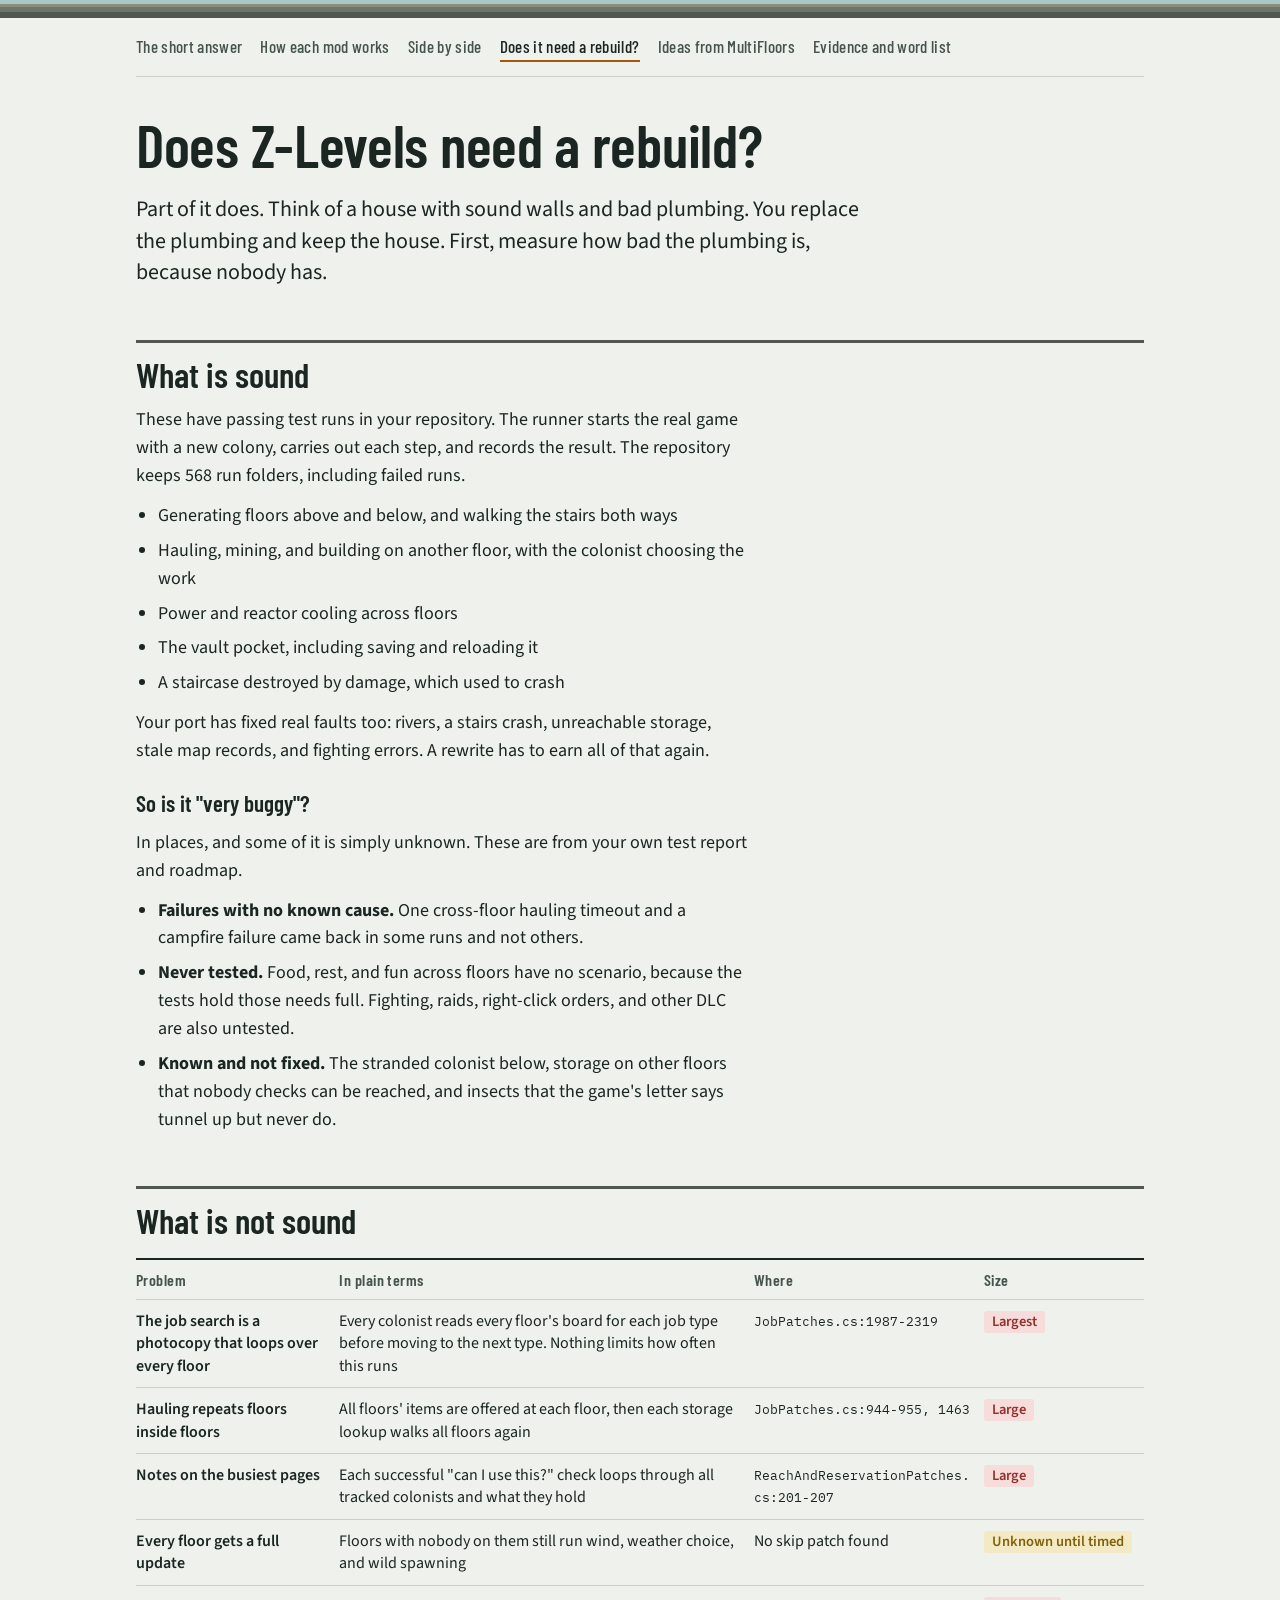
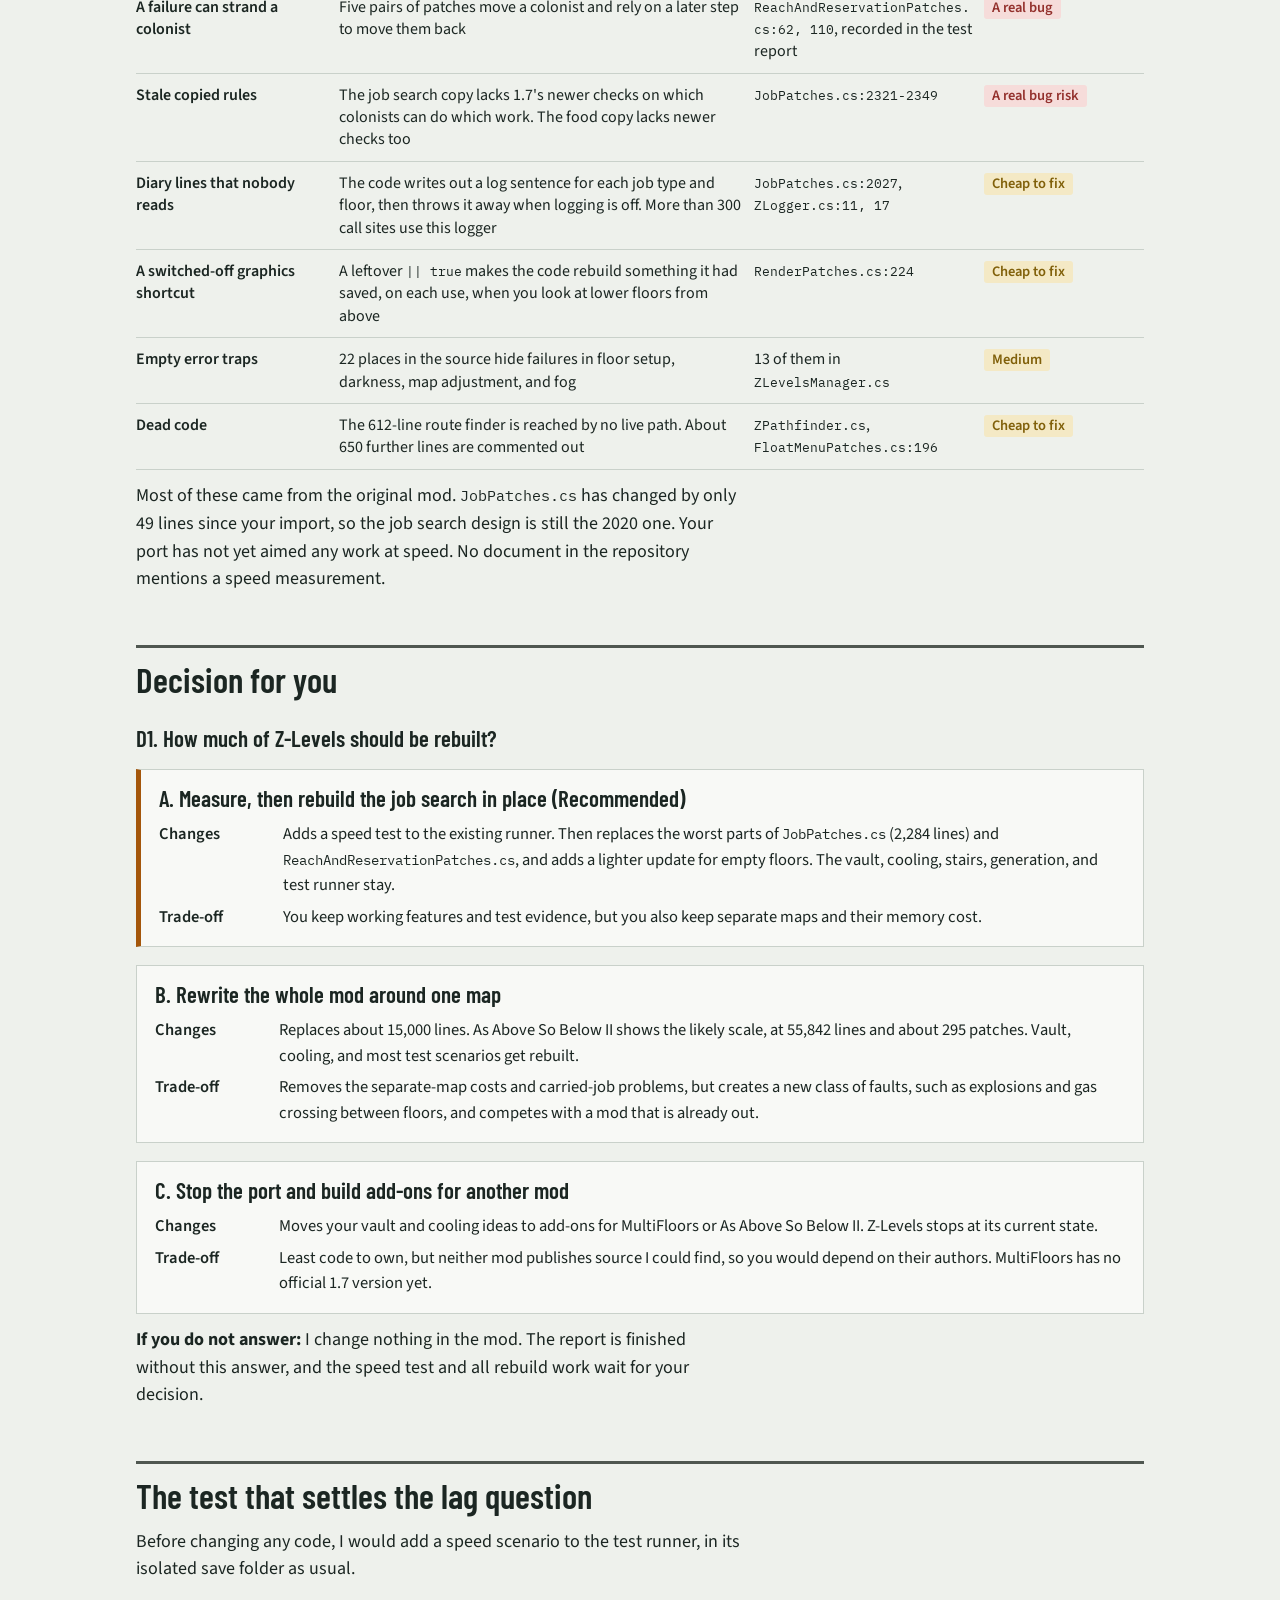
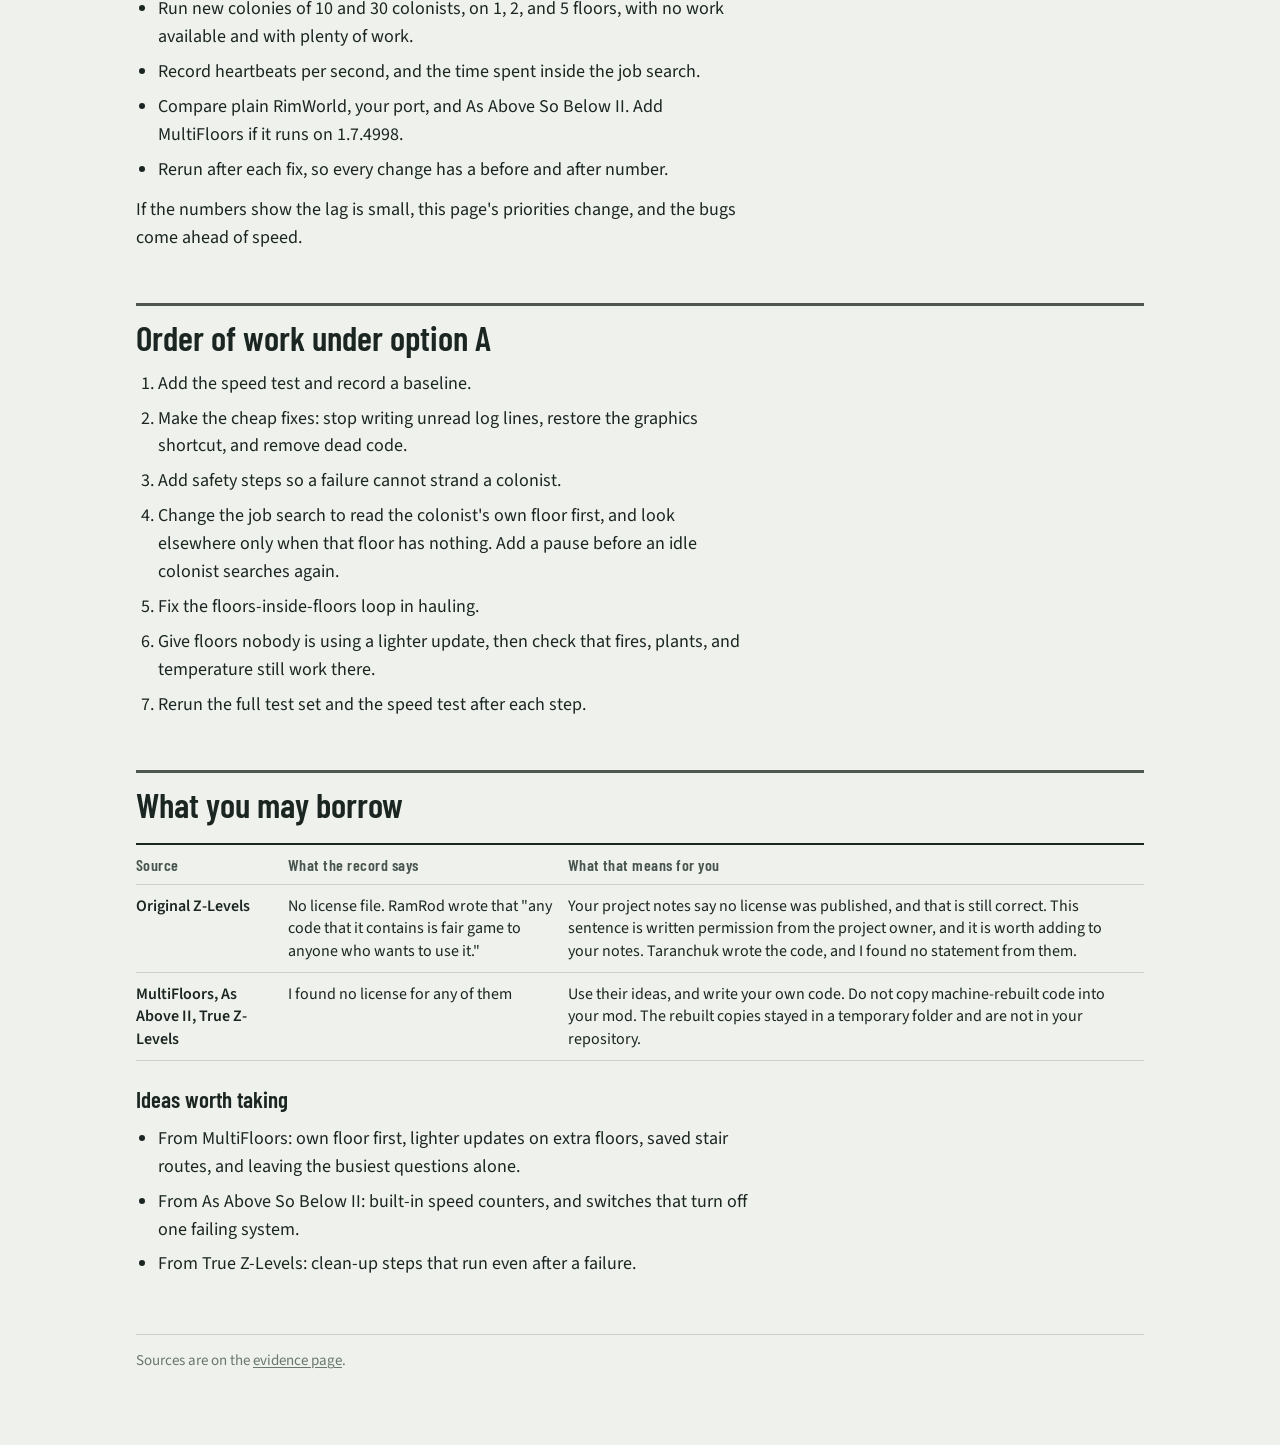
<file: docs/mod-comparison/rebuild.html>
<!doctype html>
<html lang="en">
<head>
<meta charset="utf-8">
<meta name="viewport" content="width=device-width, initial-scale=1, viewport-fit=cover">
<title>Z-Levels Rebuild Question</title>
<link rel="preconnect" href="https://fonts.googleapis.com">
<link rel="stylesheet" href="https://fonts.googleapis.com/css2?family=Barlow+Condensed:wght@500;600&family=IBM+Plex+Mono:wght@400;500&family=Source+Sans+3:wght@400;600&display=swap">
<link rel="stylesheet" href="style.css">
</head>
<body>
<div class="strata" aria-hidden="true"><i></i><i></i><i></i><i></i></div>
<div class="wrap">
<nav class="top" aria-label="Report pages">
  <a href="index.html">The short answer</a>
  <a href="how-they-work.html">How each mod works</a>
  <a href="side-by-side.html">Side by side</a>
  <a href="rebuild.html" aria-current="page">Does it need a rebuild?</a>
  <a href="ideas.html">Ideas from MultiFloors</a>
  <a href="evidence.html">Evidence and word list</a>
</nav>

<h1>Does Z-Levels need a rebuild?</h1>
<p class="lede">Part of it does. Think of a house with sound walls and bad plumbing. You replace the plumbing and keep the house. First, measure how bad the plumbing is, because nobody has.</p>

<h2>What is sound</h2>
<p>These have passing test runs in your repository. The runner starts the real game with a new colony, carries out each step, and records the result. The repository keeps 568 run folders, including failed runs.</p>
<ul>
  <li>Generating floors above and below, and walking the stairs both ways</li>
  <li>Hauling, mining, and building on another floor, with the colonist choosing the work</li>
  <li>Power and reactor cooling across floors</li>
  <li>The vault pocket, including saving and reloading it</li>
  <li>A staircase destroyed by damage, which used to crash</li>
</ul>
<p>Your port has fixed real faults too: rivers, a stairs crash, unreachable storage, stale map records, and fighting errors. A rewrite has to earn all of that again.</p>
<h3>So is it "very buggy"?</h3>
<p>In places, and some of it is simply unknown. These are from your own test report and roadmap.</p>
<ul>
  <li><b>Failures with no known cause.</b> One cross-floor hauling timeout and a campfire failure came back in some runs and not others.</li>
  <li><b>Never tested.</b> Food, rest, and fun across floors have no scenario, because the tests hold those needs full. Fighting, raids, right-click orders, and other DLC are also untested.</li>
  <li><b>Known and not fixed.</b> The stranded colonist below, storage on other floors that nobody checks can be reached, and insects that the game's letter says tunnel up but never do.</li>
</ul>

<h2>What is not sound</h2>
<div class="table-box"><table class="wide-table">
  <thead><tr><th>Problem</th><th>In plain terms</th><th>Where</th><th>Size</th></tr></thead>
  <tbody>
    <tr><th>The job search is a photocopy that loops over every floor</th><td>Every colonist reads every floor's board for each job type before moving to the next type. Nothing limits how often this runs</td><td><code>JobPatches.cs:1987-2319</code></td><td><span class="chip no">Largest</span></td></tr>
    <tr><th>Hauling repeats floors inside floors</th><td>All floors' items are offered at each floor, then each storage lookup walks all floors again</td><td><code>JobPatches.cs:944-955, 1463</code></td><td><span class="chip no">Large</span></td></tr>
    <tr><th>Notes on the busiest pages</th><td>Each successful "can I use this?" check loops through all tracked colonists and what they hold</td><td><code>ReachAndReservationPatches.cs:201-207</code></td><td><span class="chip no">Large</span></td></tr>
    <tr><th>Every floor gets a full update</th><td>Floors with nobody on them still run wind, weather choice, and wild spawning</td><td>No skip patch found</td><td><span class="chip part">Unknown until timed</span></td></tr>
    <tr><th>A failure can strand a colonist</th><td>Five pairs of patches move a colonist and rely on a later step to move them back</td><td><code>ReachAndReservationPatches.cs:62, 110</code>, recorded in the test report</td><td><span class="chip no">A real bug</span></td></tr>
    <tr><th>Stale copied rules</th><td>The job search copy lacks 1.7's newer checks on which colonists can do which work. The food copy lacks newer checks too</td><td><code>JobPatches.cs:2321-2349</code></td><td><span class="chip no">A real bug risk</span></td></tr>
    <tr><th>Diary lines that nobody reads</th><td>The code writes out a log sentence for each job type and floor, then throws it away when logging is off. More than 300 call sites use this logger</td><td><code>JobPatches.cs:2027</code>, <code>ZLogger.cs:11, 17</code></td><td><span class="chip part">Cheap to fix</span></td></tr>
    <tr><th>A switched-off graphics shortcut</th><td>A leftover <code>|| true</code> makes the code rebuild something it had saved, on each use, when you look at lower floors from above</td><td><code>RenderPatches.cs:224</code></td><td><span class="chip part">Cheap to fix</span></td></tr>
    <tr><th>Empty error traps</th><td>22 places in the source hide failures in floor setup, darkness, map adjustment, and fog</td><td>13 of them in <code>ZLevelsManager.cs</code></td><td><span class="chip part">Medium</span></td></tr>
    <tr><th>Dead code</th><td>The 612-line route finder is reached by no live path. About 650 further lines are commented out</td><td><code>ZPathfinder.cs</code>, <code>FloatMenuPatches.cs:196</code></td><td><span class="chip part">Cheap to fix</span></td></tr>
  </tbody>
</table></div>
<p>Most of these came from the original mod. <code>JobPatches.cs</code> has changed by only 49 lines since your import, so the job search design is still the 2020 one. Your port has not yet aimed any work at speed. No document in the repository mentions a speed measurement.</p>

<h2>Decision for you</h2>
<h3>D1. How much of Z-Levels should be rebuilt?</h3>
<div class="option rec">
  <h3>A. Measure, then rebuild the job search in place (Recommended)</h3>
  <dl>
    <dt>Changes</dt><dd>Adds a speed test to the existing runner. Then replaces the worst parts of <code>JobPatches.cs</code> (2,284 lines) and <code>ReachAndReservationPatches.cs</code>, and adds a lighter update for empty floors. The vault, cooling, stairs, generation, and test runner stay.</dd>
    <dt>Trade-off</dt><dd>You keep working features and test evidence, but you also keep separate maps and their memory cost.</dd>
  </dl>
</div>
<div class="option">
  <h3>B. Rewrite the whole mod around one map</h3>
  <dl>
    <dt>Changes</dt><dd>Replaces about 15,000 lines. As Above So Below II shows the likely scale, at 55,842 lines and about 295 patches. Vault, cooling, and most test scenarios get rebuilt.</dd>
    <dt>Trade-off</dt><dd>Removes the separate-map costs and carried-job problems, but creates a new class of faults, such as explosions and gas crossing between floors, and competes with a mod that is already out.</dd>
  </dl>
</div>
<div class="option">
  <h3>C. Stop the port and build add-ons for another mod</h3>
  <dl>
    <dt>Changes</dt><dd>Moves your vault and cooling ideas to add-ons for MultiFloors or As Above So Below II. Z-Levels stops at its current state.</dd>
    <dt>Trade-off</dt><dd>Least code to own, but neither mod publishes source I could find, so you would depend on their authors. MultiFloors has no official 1.7 version yet.</dd>
  </dl>
</div>
<p><b>If you do not answer:</b> I change nothing in the mod. The report is finished without this answer, and the speed test and all rebuild work wait for your decision.</p>

<h2 id="test">The test that settles the lag question</h2>
<p>Before changing any code, I would add a speed scenario to the test runner, in its isolated save folder as usual.</p>
<ul>
  <li>Run new colonies of 10 and 30 colonists, on 1, 2, and 5 floors, with no work available and with plenty of work.</li>
  <li>Record heartbeats per second, and the time spent inside the job search.</li>
  <li>Compare plain RimWorld, your port, and As Above So Below II. Add MultiFloors if it runs on 1.7.4998.</li>
  <li>Rerun after each fix, so every change has a before and after number.</li>
</ul>
<p>If the numbers show the lag is small, this page's priorities change, and the bugs come ahead of speed.</p>

<h2>Order of work under option A</h2>
<ol>
  <li>Add the speed test and record a baseline.</li>
  <li>Make the cheap fixes: stop writing unread log lines, restore the graphics shortcut, and remove dead code.</li>
  <li>Add safety steps so a failure cannot strand a colonist.</li>
  <li>Change the job search to read the colonist's own floor first, and look elsewhere only when that floor has nothing. Add a pause before an idle colonist searches again.</li>
  <li>Fix the floors-inside-floors loop in hauling.</li>
  <li>Give floors nobody is using a lighter update, then check that fires, plants, and temperature still work there.</li>
  <li>Rerun the full test set and the speed test after each step.</li>
</ol>

<h2>What you may borrow</h2>
<div class="table-box"><table>
  <thead><tr><th>Source</th><th>What the record says</th><th>What that means for you</th></tr></thead>
  <tbody>
    <tr><th>Original Z-Levels</th><td>No license file. RamRod wrote that "any code that it contains is fair game to anyone who wants to use it."</td><td>Your project notes say no license was published, and that is still correct. This sentence is written permission from the project owner, and it is worth adding to your notes. Taranchuk wrote the code, and I found no statement from them.</td></tr>
    <tr><th>MultiFloors, As Above II, True Z-Levels</th><td>I found no license for any of them</td><td>Use their ideas, and write your own code. Do not copy machine-rebuilt code into your mod. The rebuilt copies stayed in a temporary folder and are not in your repository.</td></tr>
  </tbody>
</table></div>
<h3>Ideas worth taking</h3>
<ul>
  <li>From MultiFloors: own floor first, lighter updates on extra floors, saved stair routes, and leaving the busiest questions alone.</li>
  <li>From As Above So Below II: built-in speed counters, and switches that turn off one failing system.</li>
  <li>From True Z-Levels: clean-up steps that run even after a failure.</li>
</ul>

<footer>Sources are on the <a href="evidence.html">evidence page</a>.</footer>
</div>
</body>
</html>
</file>
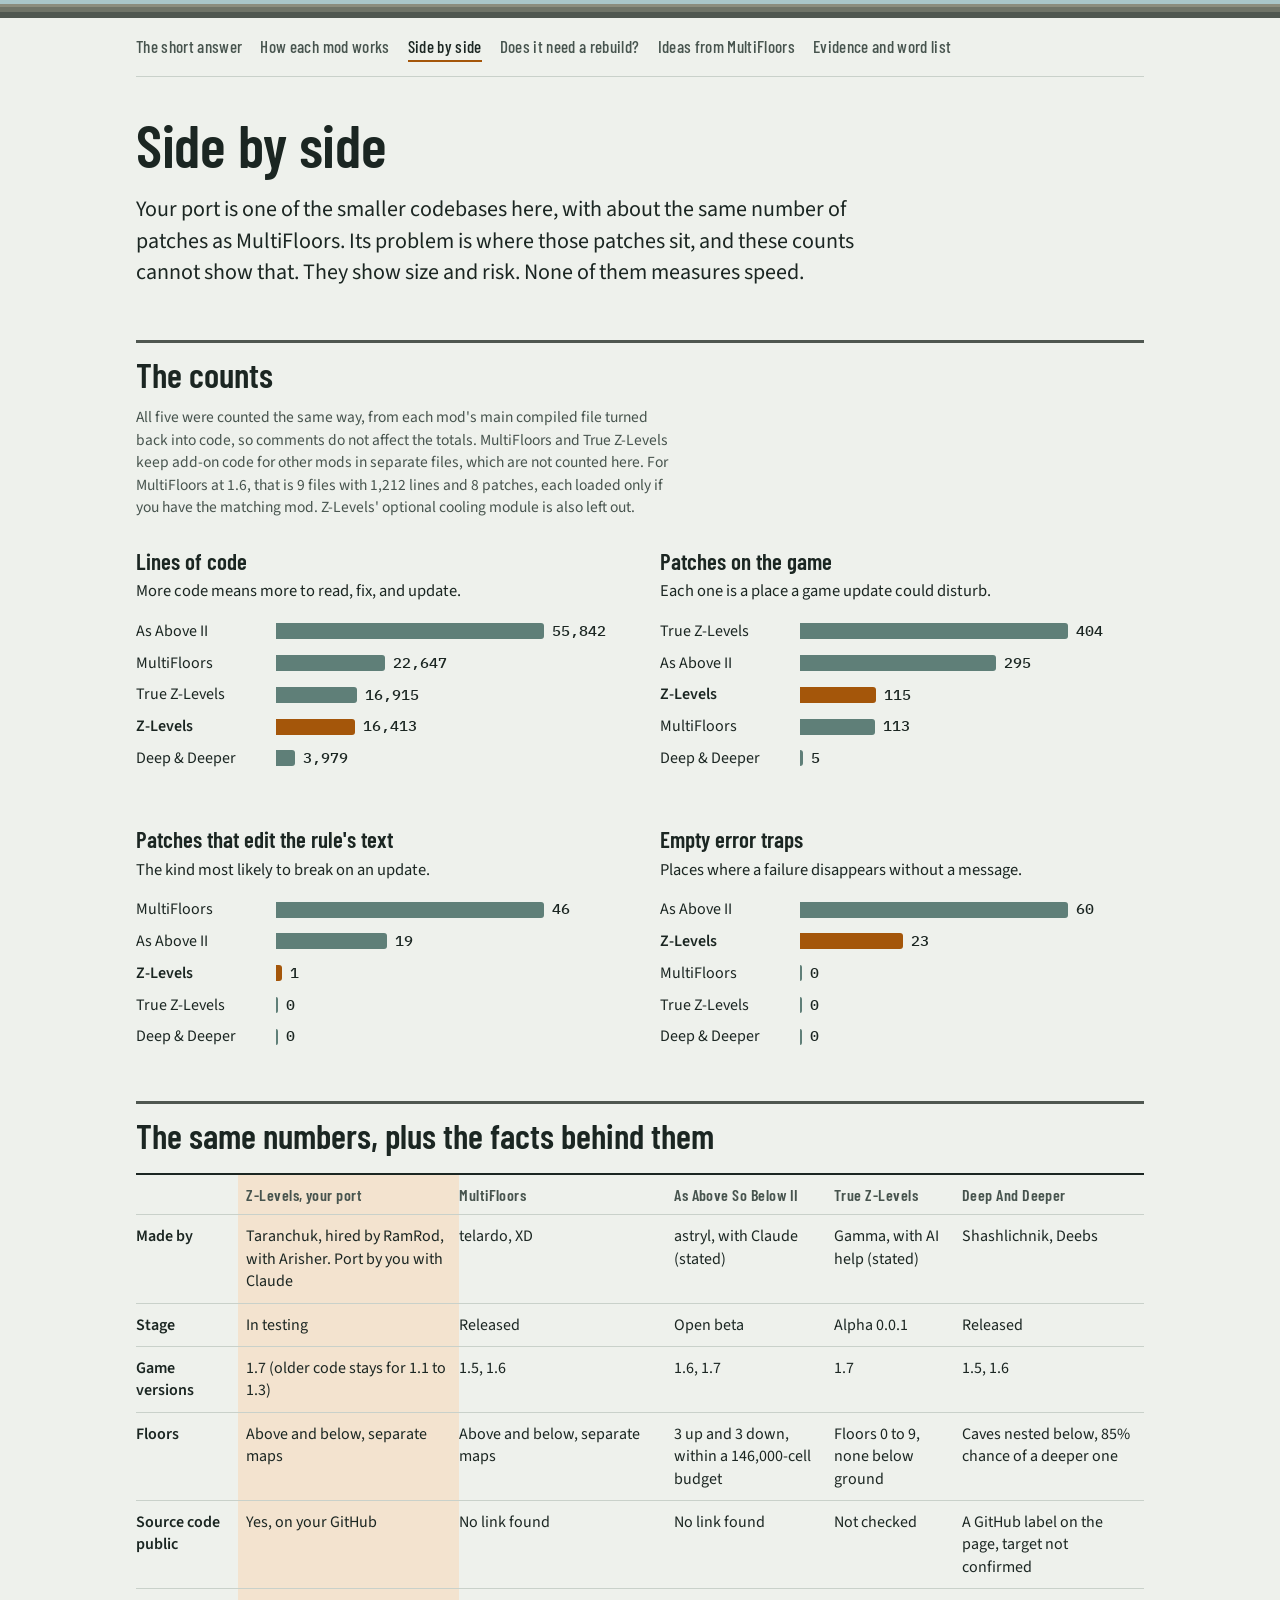
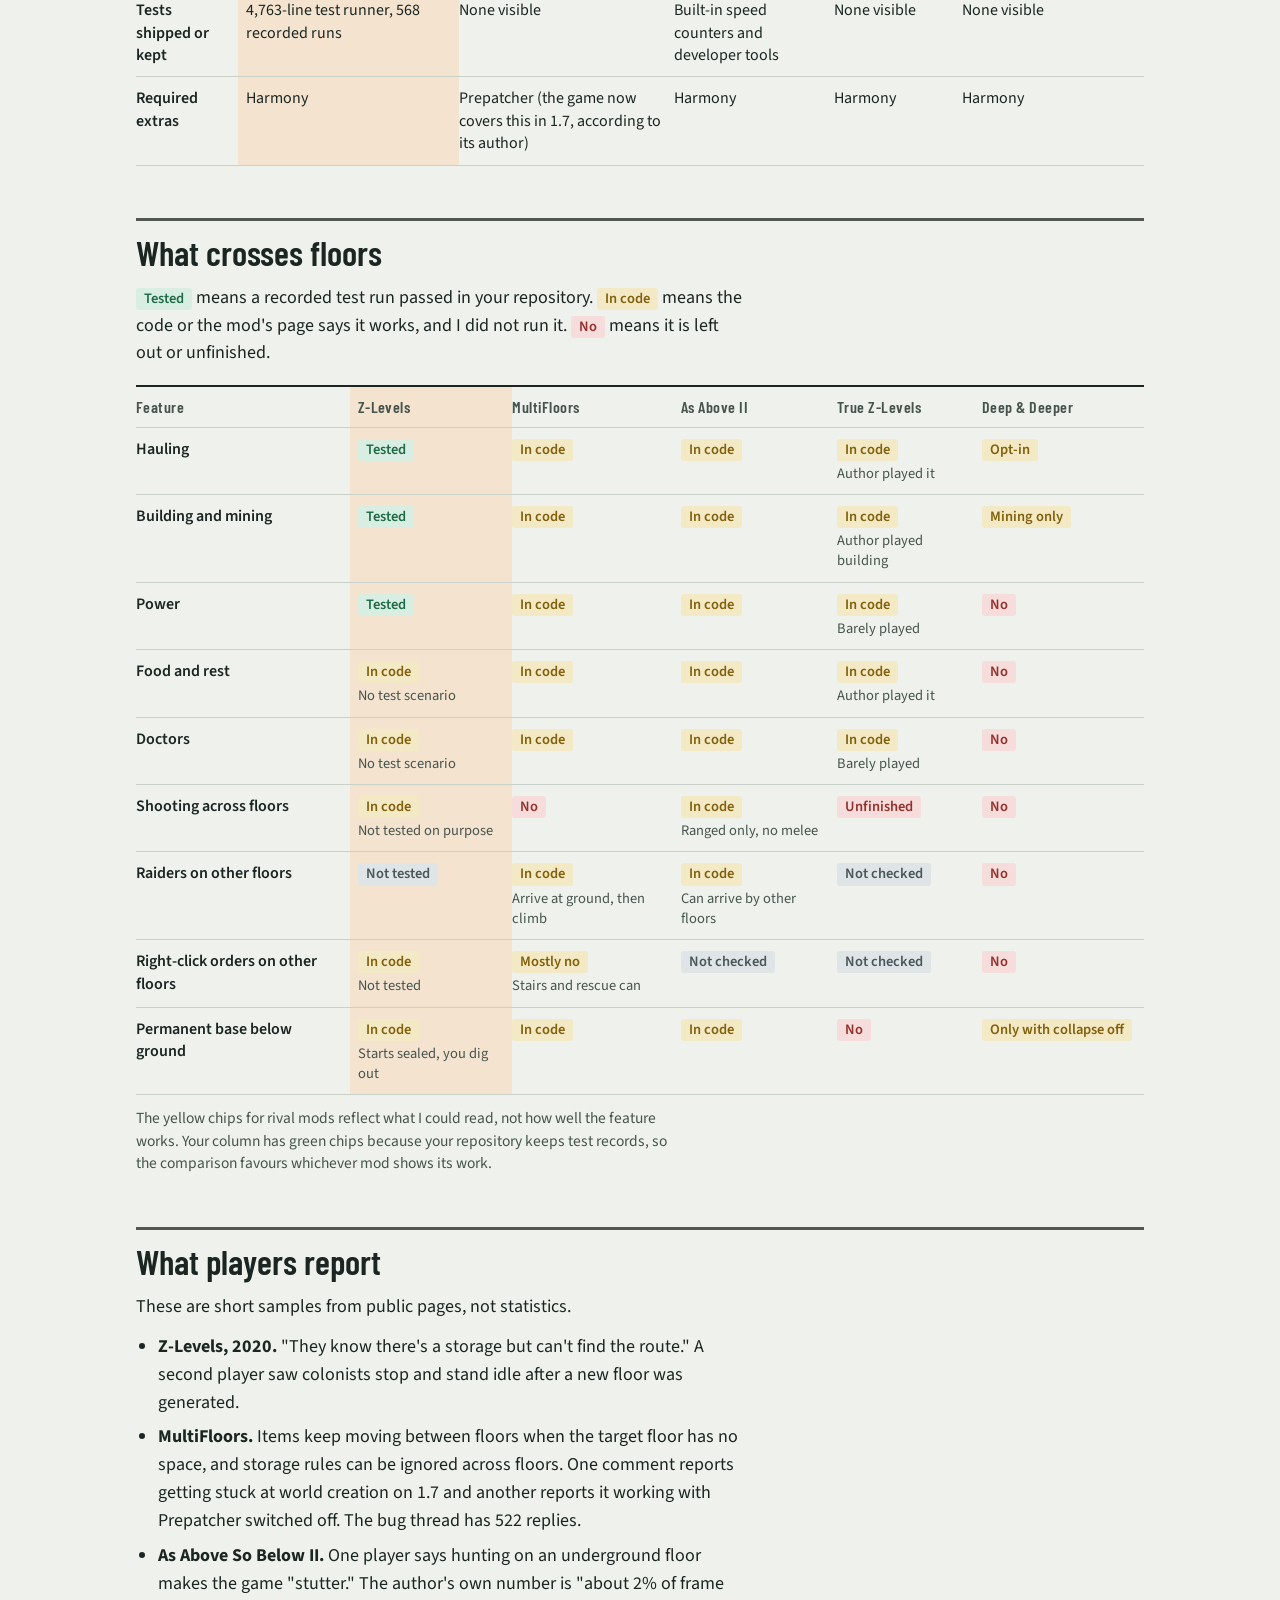
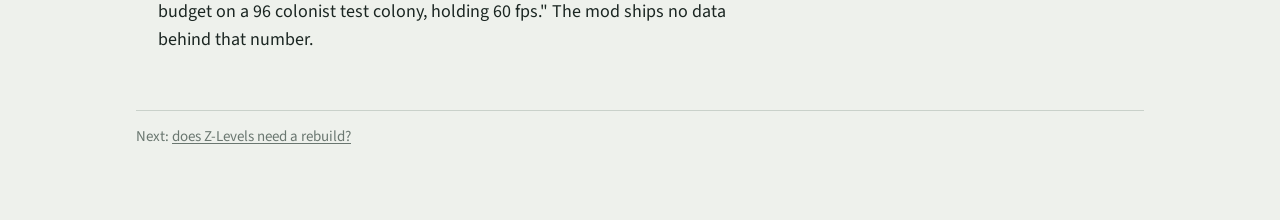
<file: docs/mod-comparison/side-by-side.html>
<!doctype html>
<html lang="en">
<head>
<meta charset="utf-8">
<meta name="viewport" content="width=device-width, initial-scale=1, viewport-fit=cover">
<title>Floor Mods Side by Side</title>
<link rel="preconnect" href="https://fonts.googleapis.com">
<link rel="stylesheet" href="https://fonts.googleapis.com/css2?family=Barlow+Condensed:wght@500;600&family=IBM+Plex+Mono:wght@400;500&family=Source+Sans+3:wght@400;600&display=swap">
<link rel="stylesheet" href="style.css">
</head>
<body>
<div class="strata" aria-hidden="true"><i></i><i></i><i></i><i></i></div>
<div class="wrap">
<nav class="top" aria-label="Report pages">
  <a href="index.html">The short answer</a>
  <a href="how-they-work.html">How each mod works</a>
  <a href="side-by-side.html" aria-current="page">Side by side</a>
  <a href="rebuild.html">Does it need a rebuild?</a>
  <a href="ideas.html">Ideas from MultiFloors</a>
  <a href="evidence.html">Evidence and word list</a>
</nav>

<h1>Side by side</h1>
<p class="lede">Your port is one of the smaller codebases here, with about the same number of patches as MultiFloors. Its problem is where those patches sit, and these counts cannot show that. They show size and risk. None of them measures speed.</p>

<h2>The counts</h2>
<p class="small muted">All five were counted the same way, from each mod's main compiled file turned back into code, so comments do not affect the totals. MultiFloors and True Z-Levels keep add-on code for other mods in separate files, which are not counted here. For MultiFloors at 1.6, that is 9 files with 1,212 lines and 8 patches, each loaded only if you have the matching mod. Z-Levels' optional cooling module is also left out.</p>
<div class="charts">
  <section>
    <h3>Lines of code</h3>
    <p>More code means more to read, fix, and update.</p>
    <div class="bars">
      <div class="bar-row"><span class="bar-name">As Above II</span><span class="bar-track"><span class="bar" style="width:78%"></span><span class="bar-val">55,842</span></span></div>
      <div class="bar-row"><span class="bar-name">MultiFloors</span><span class="bar-track"><span class="bar" style="width:31.6%"></span><span class="bar-val">22,647</span></span></div>
      <div class="bar-row"><span class="bar-name">True Z-Levels</span><span class="bar-track"><span class="bar" style="width:23.6%"></span><span class="bar-val">16,915</span></span></div>
      <div class="bar-row you"><span class="bar-name">Z-Levels</span><span class="bar-track"><span class="bar" style="width:22.9%"></span><span class="bar-val">16,413</span></span></div>
      <div class="bar-row"><span class="bar-name">Deep &amp; Deeper</span><span class="bar-track"><span class="bar" style="width:5.6%"></span><span class="bar-val">3,979</span></span></div>
    </div>
  </section>
  <section>
    <h3>Patches on the game</h3>
    <p>Each one is a place a game update could disturb.</p>
    <div class="bars">
      <div class="bar-row"><span class="bar-name">True Z-Levels</span><span class="bar-track"><span class="bar" style="width:78%"></span><span class="bar-val">404</span></span></div>
      <div class="bar-row"><span class="bar-name">As Above II</span><span class="bar-track"><span class="bar" style="width:57%"></span><span class="bar-val">295</span></span></div>
      <div class="bar-row you"><span class="bar-name">Z-Levels</span><span class="bar-track"><span class="bar" style="width:22.2%"></span><span class="bar-val">115</span></span></div>
      <div class="bar-row"><span class="bar-name">MultiFloors</span><span class="bar-track"><span class="bar" style="width:21.8%"></span><span class="bar-val">113</span></span></div>
      <div class="bar-row"><span class="bar-name">Deep &amp; Deeper</span><span class="bar-track"><span class="bar" style="width:1%"></span><span class="bar-val">5</span></span></div>
    </div>
  </section>
  <section>
    <h3>Patches that edit the rule's text</h3>
    <p>The kind most likely to break on an update.</p>
    <div class="bars">
      <div class="bar-row"><span class="bar-name">MultiFloors</span><span class="bar-track"><span class="bar" style="width:78%"></span><span class="bar-val">46</span></span></div>
      <div class="bar-row"><span class="bar-name">As Above II</span><span class="bar-track"><span class="bar" style="width:32.2%"></span><span class="bar-val">19</span></span></div>
      <div class="bar-row you"><span class="bar-name">Z-Levels</span><span class="bar-track"><span class="bar" style="width:1.7%"></span><span class="bar-val">1</span></span></div>
      <div class="bar-row"><span class="bar-name">True Z-Levels</span><span class="bar-track"><span class="bar" style="width:0"></span><span class="bar-val">0</span></span></div>
      <div class="bar-row"><span class="bar-name">Deep &amp; Deeper</span><span class="bar-track"><span class="bar" style="width:0"></span><span class="bar-val">0</span></span></div>
    </div>
  </section>
  <section>
    <h3>Empty error traps</h3>
    <p>Places where a failure disappears without a message.</p>
    <div class="bars">
      <div class="bar-row"><span class="bar-name">As Above II</span><span class="bar-track"><span class="bar" style="width:78%"></span><span class="bar-val">60</span></span></div>
      <div class="bar-row you"><span class="bar-name">Z-Levels</span><span class="bar-track"><span class="bar" style="width:29.9%"></span><span class="bar-val">23</span></span></div>
      <div class="bar-row"><span class="bar-name">MultiFloors</span><span class="bar-track"><span class="bar" style="width:0"></span><span class="bar-val">0</span></span></div>
      <div class="bar-row"><span class="bar-name">True Z-Levels</span><span class="bar-track"><span class="bar" style="width:0"></span><span class="bar-val">0</span></span></div>
      <div class="bar-row"><span class="bar-name">Deep &amp; Deeper</span><span class="bar-track"><span class="bar" style="width:0"></span><span class="bar-val">0</span></span></div>
    </div>
  </section>
</div>

<h2>The same numbers, plus the facts behind them</h2>
<div class="table-box"><table class="wide-table">
  <thead><tr><th></th><th class="mine">Z-Levels, your port</th><th>MultiFloors</th><th>As Above So Below II</th><th>True Z-Levels</th><th>Deep And Deeper</th></tr></thead>
  <tbody>
    <tr><th>Made by</th><td class="mine">Taranchuk, hired by RamRod, with Arisher. Port by you with Claude</td><td>telardo, XD</td><td>astryl, with Claude (stated)</td><td>Gamma, with AI help (stated)</td><td>Shashlichnik, Deebs</td></tr>
    <tr><th>Stage</th><td class="mine">In testing</td><td>Released</td><td>Open beta</td><td>Alpha 0.0.1</td><td>Released</td></tr>
    <tr><th>Game versions</th><td class="mine">1.7 (older code stays for 1.1 to 1.3)</td><td>1.5, 1.6</td><td>1.6, 1.7</td><td>1.7</td><td>1.5, 1.6</td></tr>
    <tr><th>Floors</th><td class="mine">Above and below, separate maps</td><td>Above and below, separate maps</td><td>3 up and 3 down, within a 146,000-cell budget</td><td>Floors 0 to 9, none below ground</td><td>Caves nested below, 85% chance of a deeper one</td></tr>
    <tr><th>Source code public</th><td class="mine">Yes, on your GitHub</td><td>No link found</td><td>No link found</td><td>Not checked</td><td>A GitHub label on the page, target not confirmed</td></tr>
    <tr><th>Tests shipped or kept</th><td class="mine">4,763-line test runner, 568 recorded runs</td><td>None visible</td><td>Built-in speed counters and developer tools</td><td>None visible</td><td>None visible</td></tr>
    <tr><th>Required extras</th><td class="mine">Harmony</td><td>Prepatcher (the game now covers this in 1.7, according to its author)</td><td>Harmony</td><td>Harmony</td><td>Harmony</td></tr>
  </tbody>
</table></div>

<h2>What crosses floors</h2>
<p><span class="chip yes">Tested</span> means a recorded test run passed in your repository. <span class="chip part">In code</span> means the code or the mod's page says it works, and I did not run it. <span class="chip no">No</span> means it is left out or unfinished.</p>
<div class="table-box"><table class="wide-table">
  <thead><tr><th>Feature</th><th class="mine">Z-Levels</th><th>MultiFloors</th><th>As Above II</th><th>True Z-Levels</th><th>Deep &amp; Deeper</th></tr></thead>
  <tbody>
    <tr><th>Hauling</th><td class="mine"><span class="chip yes">Tested</span></td><td><span class="chip part">In code</span></td><td><span class="chip part">In code</span></td><td><span class="chip part">In code</span><span class="cell-note">Author played it</span></td><td><span class="chip part">Opt-in</span></td></tr>
    <tr><th>Building and mining</th><td class="mine"><span class="chip yes">Tested</span></td><td><span class="chip part">In code</span></td><td><span class="chip part">In code</span></td><td><span class="chip part">In code</span><span class="cell-note">Author played building</span></td><td><span class="chip part">Mining only</span></td></tr>
    <tr><th>Power</th><td class="mine"><span class="chip yes">Tested</span></td><td><span class="chip part">In code</span></td><td><span class="chip part">In code</span></td><td><span class="chip part">In code</span><span class="cell-note">Barely played</span></td><td><span class="chip no">No</span></td></tr>
    <tr><th>Food and rest</th><td class="mine"><span class="chip part">In code</span><span class="cell-note">No test scenario</span></td><td><span class="chip part">In code</span></td><td><span class="chip part">In code</span></td><td><span class="chip part">In code</span><span class="cell-note">Author played it</span></td><td><span class="chip no">No</span></td></tr>
    <tr><th>Doctors</th><td class="mine"><span class="chip part">In code</span><span class="cell-note">No test scenario</span></td><td><span class="chip part">In code</span></td><td><span class="chip part">In code</span></td><td><span class="chip part">In code</span><span class="cell-note">Barely played</span></td><td><span class="chip no">No</span></td></tr>
    <tr><th>Shooting across floors</th><td class="mine"><span class="chip part">In code</span><span class="cell-note">Not tested on purpose</span></td><td><span class="chip no">No</span></td><td><span class="chip part">In code</span><span class="cell-note">Ranged only, no melee</span></td><td><span class="chip no">Unfinished</span></td><td><span class="chip no">No</span></td></tr>
    <tr><th>Raiders on other floors</th><td class="mine"><span class="chip unk">Not tested</span></td><td><span class="chip part">In code</span><span class="cell-note">Arrive at ground, then climb</span></td><td><span class="chip part">In code</span><span class="cell-note">Can arrive by other floors</span></td><td><span class="chip unk">Not checked</span></td><td><span class="chip no">No</span></td></tr>
    <tr><th>Right-click orders on other floors</th><td class="mine"><span class="chip part">In code</span><span class="cell-note">Not tested</span></td><td><span class="chip part">Mostly no</span><span class="cell-note">Stairs and rescue can</span></td><td><span class="chip unk">Not checked</span></td><td><span class="chip unk">Not checked</span></td><td><span class="chip no">No</span></td></tr>
    <tr><th>Permanent base below ground</th><td class="mine"><span class="chip part">In code</span><span class="cell-note">Starts sealed, you dig out</span></td><td><span class="chip part">In code</span></td><td><span class="chip part">In code</span></td><td><span class="chip no">No</span></td><td><span class="chip part">Only with collapse off</span></td></tr>
  </tbody>
</table></div>
<p class="small muted">The yellow chips for rival mods reflect what I could read, not how well the feature works. Your column has green chips because your repository keeps test records, so the comparison favours whichever mod shows its work.</p>

<h2>What players report</h2>
<p>These are short samples from public pages, not statistics.</p>
<ul>
  <li><b>Z-Levels, 2020.</b> "They know there's a storage but can't find the route." A second player saw colonists stop and stand idle after a new floor was generated.</li>
  <li><b>MultiFloors.</b> Items keep moving between floors when the target floor has no space, and storage rules can be ignored across floors. One comment reports getting stuck at world creation on 1.7 and another reports it working with Prepatcher switched off. The bug thread has 522 replies.</li>
  <li><b>As Above So Below II.</b> One player says hunting on an underground floor makes the game "stutter." The author's own number is "about 2% of frame budget on a 96 colonist test colony, holding 60 fps." The mod ships no data behind that number.</li>
</ul>

<footer>Next: <a href="rebuild.html">does Z-Levels need a rebuild?</a></footer>
</div>
</body>
</html>
</file>
<file: docs/mod-comparison/style.css>
/* Layout concept: a geologist's core sample. Thin rock bands mark the top of each page, and every diagram is a cross-section. */
:root {
  --bg: #eef1ec;
  --panel: #f8f9f6;
  --ink: #1b2622;
  --ink-2: #47544e;
  --ink-3: #6a7770;
  --line: #c9d1ca;
  --accent: #a4560a;      /* Z-Levels, the mod this report is about */
  --accent-soft: #f3e3cf;
  --other: #5f7f78;       /* every other mod in the charts */
  --rock-1: #8b8d7e;
  --rock-2: #6f7468;
  --rock-3: #4f5750;
  --sky: #a9c6c9;
  --yes: #1d6b46;
  --yes-bg: #d9eee2;
  --part: #80600a;
  --part-bg: #f4e9c5;
  --no: #93302c;
  --no-bg: #f6dcda;
  --unk: #49565c;
  --unk-bg: #dfe5e6;
  --display: "Barlow Condensed", "Arial Narrow", "Helvetica Neue", Arial, sans-serif;
  --body: "Source Sans 3", "Segoe UI", -apple-system, Roboto, Arial, sans-serif;
  --mono: "IBM Plex Mono", Consolas, Menlo, monospace;
}
@media (prefers-color-scheme: dark) {
  :root:not([data-theme="light"]) {
    --bg: #161b1a;
    --panel: #1f2624;
    --ink: #e9eeea;
    --ink-2: #b9c4bd;
    --ink-3: #93a097;
    --line: #36403c;
    --accent: #e9a04e;
    --accent-soft: #3a2c1a;
    --other: #86aaa2;
    --rock-1: #6d7064;
    --rock-2: #575c52;
    --rock-3: #3f4640;
    --sky: #47666b;
    --yes: #7dd3a5;
    --yes-bg: #1c3a2b;
    --part: #e3c565;
    --part-bg: #3c3212;
    --no: #f0a29d;
    --no-bg: #431f1d;
    --unk: #bcc8cc;
    --unk-bg: #2c3538;
    color-scheme: dark;
  }
}
:root[data-theme="dark"] {
  --bg: #161b1a;
  --panel: #1f2624;
  --ink: #e9eeea;
  --ink-2: #b9c4bd;
  --ink-3: #93a097;
  --line: #36403c;
  --accent: #e9a04e;
  --accent-soft: #3a2c1a;
  --other: #86aaa2;
  --rock-1: #6d7064;
  --rock-2: #575c52;
  --rock-3: #3f4640;
  --sky: #47666b;
  --yes: #7dd3a5;
  --yes-bg: #1c3a2b;
  --part: #e3c565;
  --part-bg: #3c3212;
  --no: #f0a29d;
  --no-bg: #431f1d;
  --unk: #bcc8cc;
  --unk-bg: #2c3538;
  color-scheme: dark;
}

* { box-sizing: border-box; }
html { -webkit-text-size-adjust: 100%; }
body {
  margin: 0;
  background: var(--bg);
  color: var(--ink);
  font: 400 18px/1.55 var(--body);
}
.strata { height: 18px; display: grid; grid-template-rows: 4px 3px 5px 6px; }
.strata i:nth-child(1) { background: var(--sky); }
.strata i:nth-child(2) { background: var(--rock-1); }
.strata i:nth-child(3) { background: var(--rock-2); }
.strata i:nth-child(4) { background: var(--rock-3); }

.wrap {
  max-width: 1040px;
  margin: 0 auto;
  padding-left: max(16px, env(safe-area-inset-left, 0px));
  padding-right: max(16px, env(safe-area-inset-right, 0px));
  padding-block: 0 72px;
}
nav.top {
  display: flex;
  flex-wrap: wrap;
  gap: 4px 18px;
  padding-block: 14px;
  border-bottom: 1px solid var(--line);
  font: 500 17px/1.3 var(--display);
  letter-spacing: .02em;
}
nav.top a { color: var(--ink-2); text-decoration: none; padding-block: 3px; border-bottom: 2px solid transparent; }
nav.top a:hover { color: var(--ink); }
nav.top a[aria-current="page"] { color: var(--ink); border-bottom-color: var(--accent); }
a { color: inherit; text-decoration-color: var(--ink-3); text-underline-offset: 2px; }
a:focus-visible { outline: 2px solid var(--accent); outline-offset: 2px; }

h1, h2, h3 { font-family: var(--display); line-height: 1.12; text-wrap: balance; margin: 0; }
h1 { font-size: clamp(38px, 6.2vw, 60px); font-weight: 600; letter-spacing: -.005em; margin-top: 34px; }
h2 { font-size: clamp(27px, 3.6vw, 35px); font-weight: 600; margin-top: 52px; padding-top: 12px; border-top: 3px solid var(--rock-3); }
h3 { font-size: 23px; font-weight: 600; margin-top: 26px; }
p { margin: 12px 0 0; max-width: 68ch; }
ul, ol { margin: 12px 0 0; padding-left: 22px; max-width: 68ch; }
li + li { margin-top: 7px; }
.lede { font-size: 22px; line-height: 1.42; margin-top: 16px; max-width: 34em; }
.muted { color: var(--ink-2); }
.small { font-size: 15.5px; line-height: 1.45; }
code, .mono { font-family: var(--mono); font-size: .84em; overflow-wrap: anywhere; }
blockquote { margin: 14px 0 0; padding: 2px 0 2px 16px; border-left: 3px solid var(--rock-1); color: var(--ink-2); max-width: 64ch; }

.table-box { overflow-x: auto; margin-top: 18px; border-top: 2px solid var(--ink); }
table { border-collapse: collapse; width: 100%; font-size: 16px; line-height: 1.4; }
th, td { text-align: left; vertical-align: top; padding: 10px 12px 10px 0; border-bottom: 1px solid var(--line); }
thead th { font: 600 16px/1.2 var(--display); letter-spacing: .03em; color: var(--ink-2); }
tbody th { font-weight: 600; }
td.num, th.num { font-family: var(--mono); font-variant-numeric: tabular-nums; font-size: 15px; white-space: nowrap; }
tr.you th, tr.you td { background: var(--accent-soft); }
tr.you th { padding-left: 8px; }
.wide-table { min-width: 760px; }
td.mine, th.mine { background: var(--accent-soft); padding-left: 8px; }

.chip { display: inline-block; font: 600 14.5px/1.25 var(--body); padding: 2px 8px; border-radius: 3px; white-space: nowrap; }
.chip.yes { color: var(--yes); background: var(--yes-bg); }
.chip.part { color: var(--part); background: var(--part-bg); }
.chip.no { color: var(--no); background: var(--no-bg); }
.chip.unk { color: var(--unk); background: var(--unk-bg); }
.cell-note { display: block; font-size: 14.5px; color: var(--ink-2); margin-top: 3px; }

.claims { margin-top: 18px; border-top: 2px solid var(--ink); }
.claim { display: grid; grid-template-columns: minmax(0, 5fr) minmax(0, 8fr); gap: 8px 28px; padding-block: 16px; border-bottom: 1px solid var(--line); }
.claim .said { font-size: 18px; }
.claim .said q { font-weight: 600; quotes: none; }
.claim .chip { margin-top: 7px; }
.claim p { margin-top: 0; font-size: 17px; }
.claim p + p { margin-top: 8px; }

.answer { margin-top: 24px; padding: 18px 20px; background: var(--panel); border: 1px solid var(--line); }
.answer h2 { border: 0; margin: 0; padding: 0; font-size: 26px; }
.answer ul { margin-top: 8px; }

.terms { display: grid; grid-template-columns: repeat(auto-fit, minmax(min(270px, 100%), 1fr)); gap: 22px 30px; margin-top: 18px; }
.terms > div { min-width: 0; }
.terms h3 { margin-top: 0; }
.terms p { margin-top: 5px; font-size: 17px; }

.panels { display: grid; grid-template-columns: repeat(auto-fit, minmax(min(290px, 100%), 1fr)); gap: 26px 28px; margin-top: 20px; }
.panels figure { margin: 0; min-width: 0; }
figure { margin: 22px 0 0; }
figure svg { width: 100%; height: auto; display: block; color: var(--ink); }
figcaption { margin-top: 9px; font-size: 16px; line-height: 1.42; color: var(--ink-2); max-width: 68ch; }
figcaption b { color: var(--ink); }
.fig-scroll { overflow-x: auto; }
.fig-scroll svg { min-width: 640px; }

/* svg paint tokens */
.s-ink { fill: currentColor; font-family: var(--body); }
.s-mono { fill: currentColor; font-family: var(--mono); }
.s-muted { fill: var(--ink-2); font-family: var(--body); }
.s-line { stroke: currentColor; fill: none; }
.s-board { fill: var(--panel); stroke: currentColor; stroke-width: 1.5; }
.s-board-faint { fill: var(--panel); stroke: var(--ink-3); stroke-width: 1.5; stroke-dasharray: 5 4; }
.s-rock { fill: var(--rock-1); }
.s-rock2 { fill: var(--rock-3); }
.s-sky { fill: var(--sky); }
.s-accent { fill: var(--accent); }
.s-accent-line { stroke: var(--accent); fill: none; }
.s-other { fill: var(--other); }
.s-empty { fill: none; stroke: var(--ink-3); stroke-width: 1; }
.s-gap { fill: var(--ink-3); opacity: .45; }

/* bar charts: one series each, the row label names the mod, and Z-Levels takes the accent */
.bars { margin-top: 14px; display: grid; gap: 7px; }
.bar-row { display: grid; grid-template-columns: 130px minmax(0, 1fr); gap: 10px; align-items: center; font-size: 16px; }
.bar-track { display: flex; align-items: center; gap: 8px; min-width: 0; }
.bar { height: 16px; min-width: 2px; background: var(--other); border-radius: 0 3px 3px 0; }
.bar-row.you .bar { background: var(--accent); }
.bar-row.you .bar-name { font-weight: 600; }
.bar-val { font: 500 14.5px/1 var(--mono); font-variant-numeric: tabular-nums; white-space: nowrap; }
.charts { display: grid; grid-template-columns: repeat(auto-fit, minmax(min(320px, 100%), 1fr)); gap: 34px 40px; margin-top: 8px; }
.charts > section { min-width: 0; }
.charts h3 { margin-top: 22px; }
.charts p { font-size: 16.5px; margin-top: 5px; }

.option { margin-top: 18px; padding: 16px 18px; background: var(--panel); border: 1px solid var(--line); }
.option.rec { border-left: 5px solid var(--accent); }
.option h3 { margin: 0; }
.option dl { margin: 10px 0 0; display: grid; grid-template-columns: 110px minmax(0, 1fr); gap: 6px 14px; font-size: 16.5px; }
.option dt { font-weight: 600; }
.option dd { margin: 0; }

footer { margin-top: 56px; padding-top: 14px; border-top: 1px solid var(--line); color: var(--ink-3); font-size: 15px; }

@media (max-width: 640px) {
  body { font-size: 17px; }
  .lede { font-size: 20px; }
  .claim { grid-template-columns: minmax(0, 1fr); }
  .bar-row { grid-template-columns: 96px minmax(0, 1fr); font-size: 15px; }
  .option dl { grid-template-columns: minmax(0, 1fr); gap: 2px; }
  .option dd { margin-bottom: 8px; }
}
@media (prefers-reduced-motion: no-preference) {
  html { scroll-behavior: smooth; }
}
.terms.two { grid-template-columns: repeat(auto-fit, minmax(min(380px, 100%), 1fr)); }
</file>
